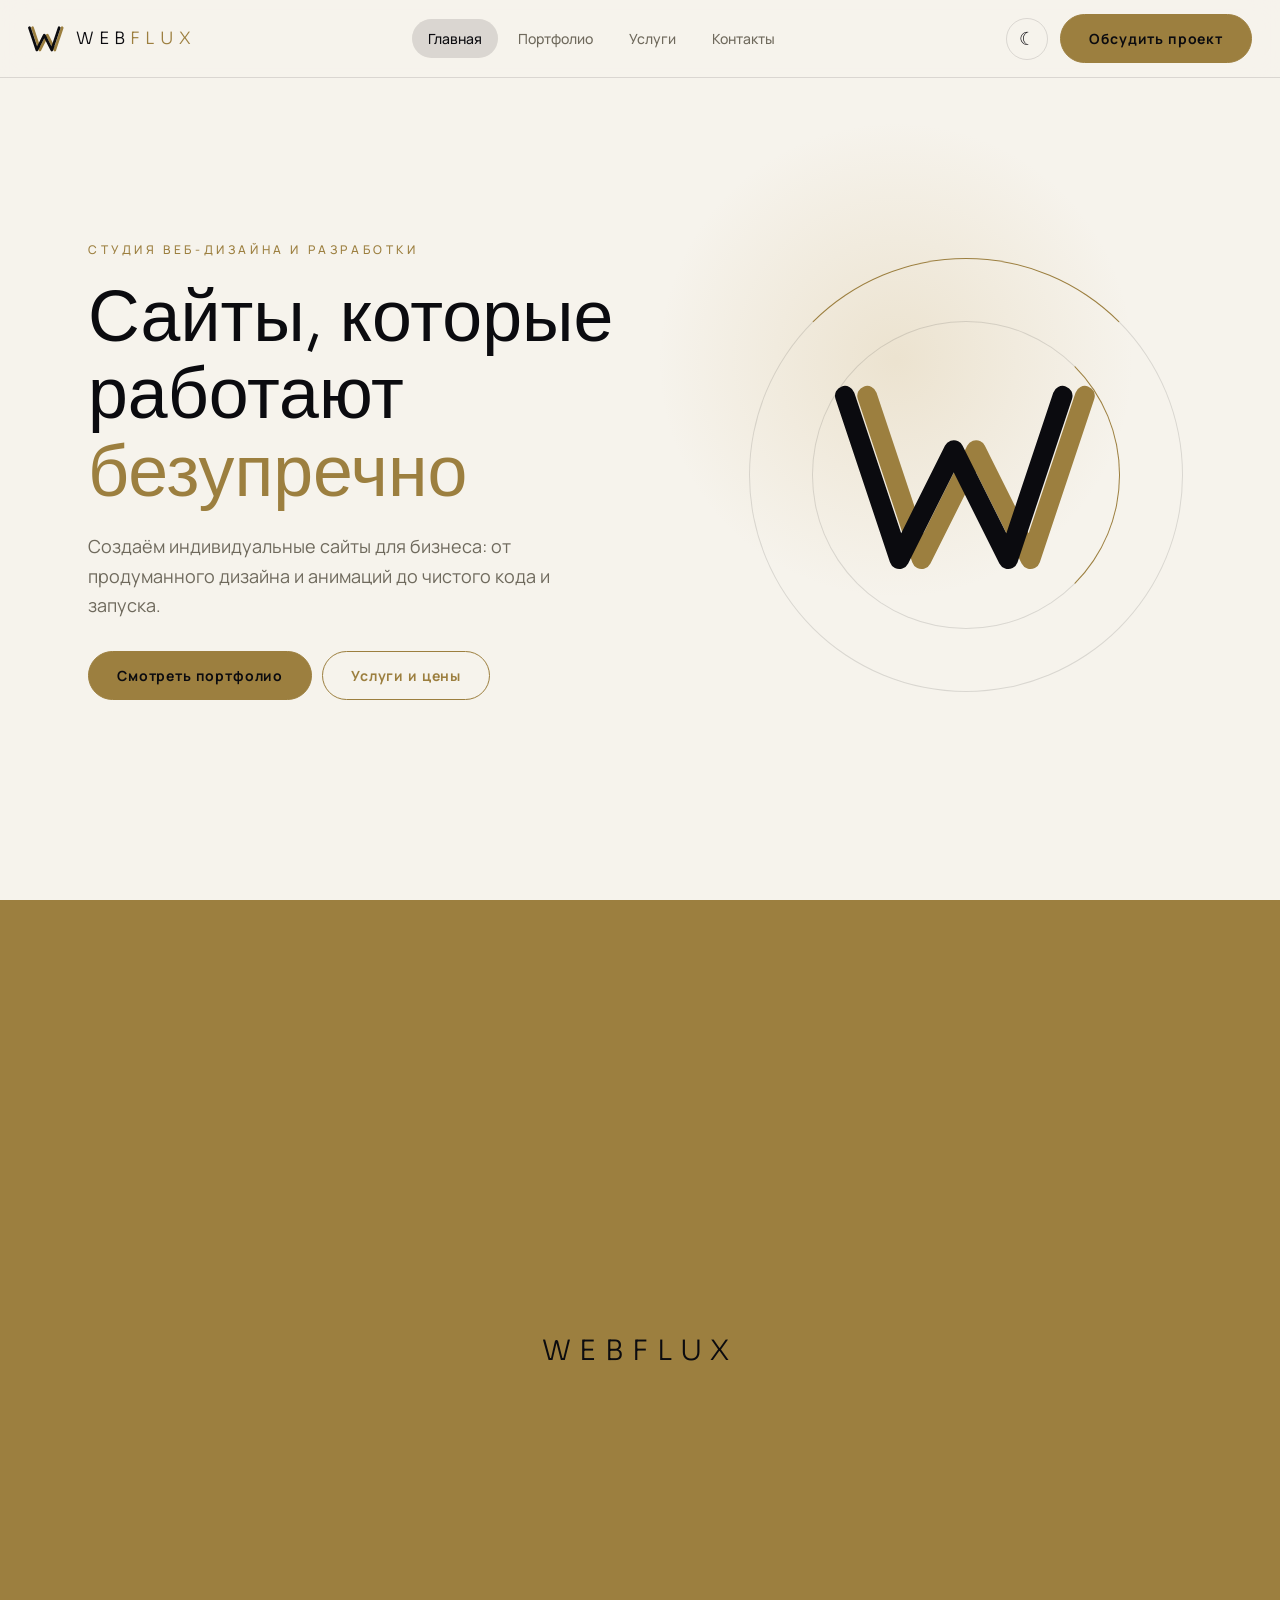
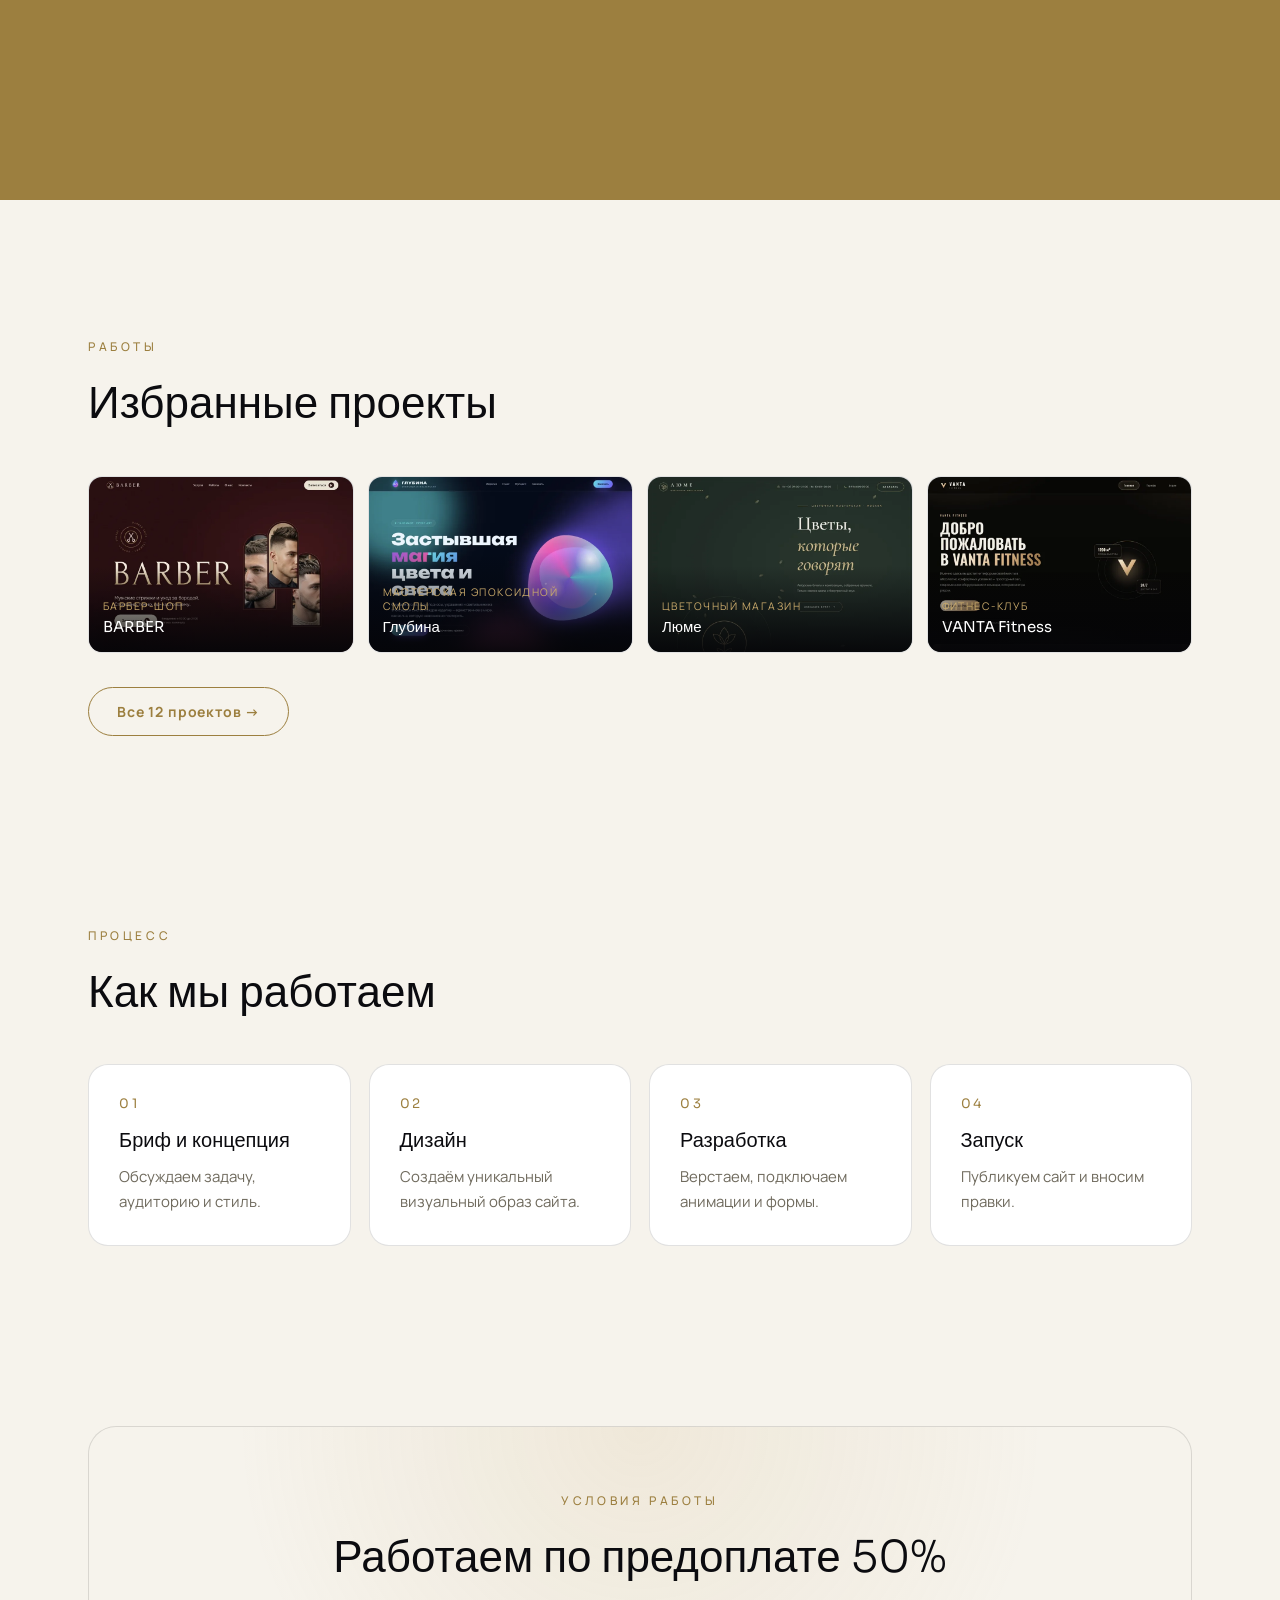
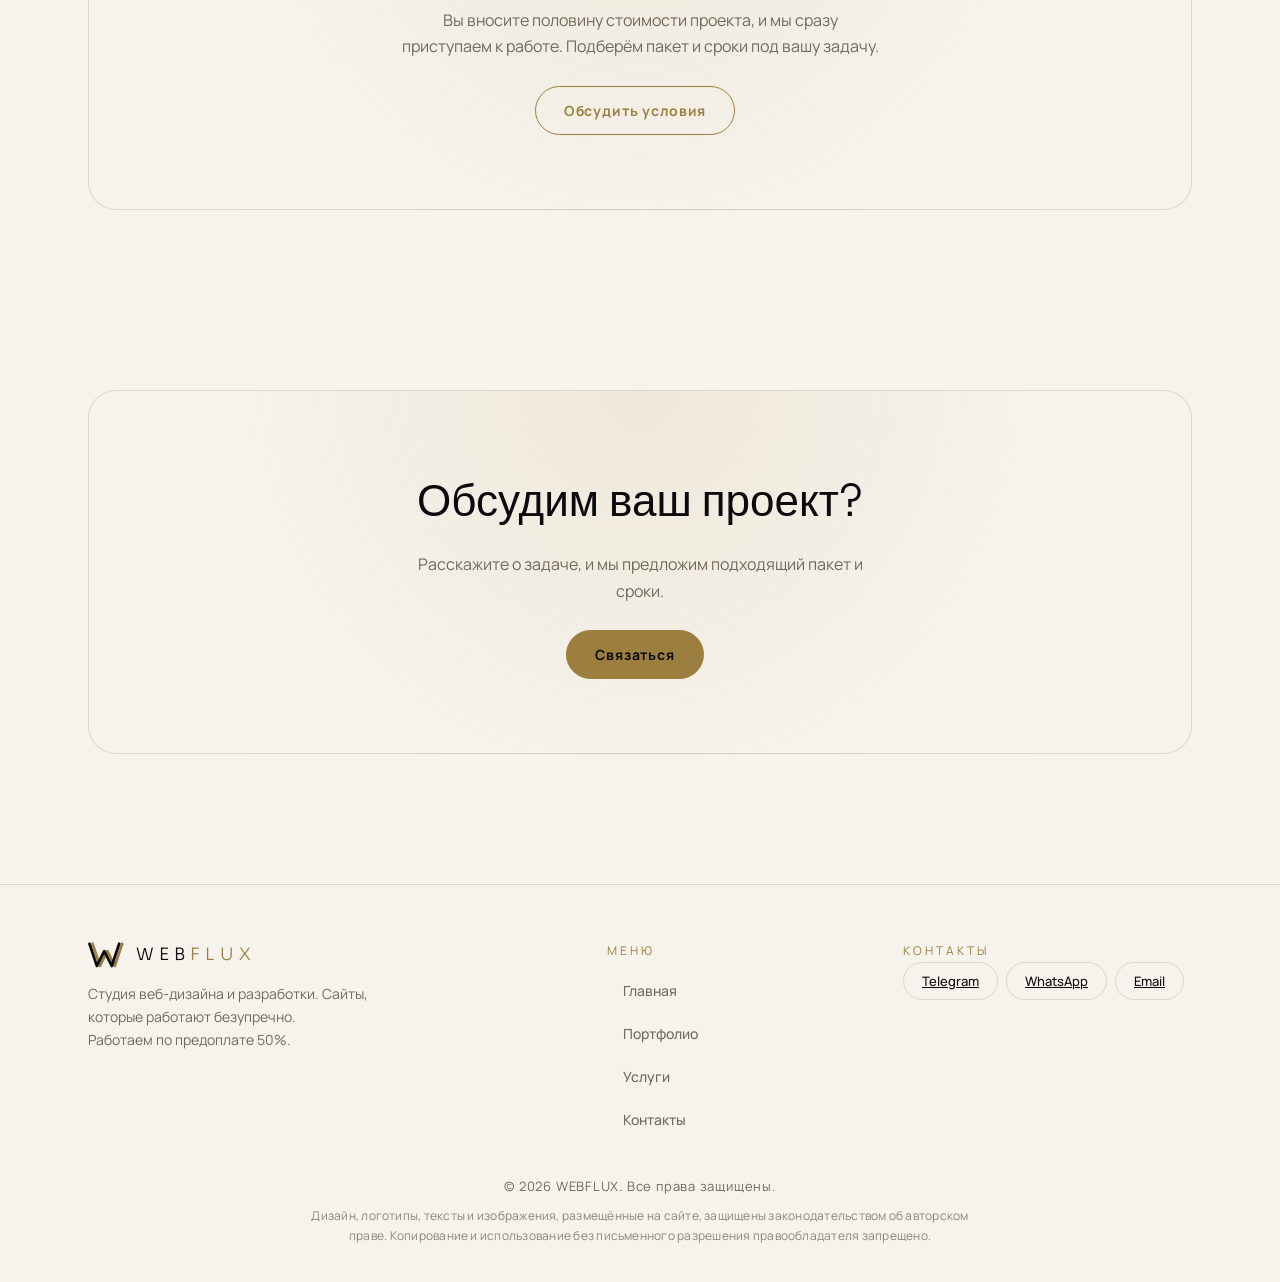
<file: index.html>
<!DOCTYPE html>
<html lang="ru"><head><meta charset="utf-8">
<meta name="viewport" content="width=device-width, initial-scale=1, viewport-fit=cover">
<title>WEBFLUX — студия веб-дизайна и разработки сайтов</title>
<meta name="description" content="WEBFLUX — студия веб-дизайна и разработки: индивидуальные сайты для бизнеса с анимациями и адаптацией под мобильные. Пакеты от 15 000 ₽, предоплата 50%.">
<link rel="canonical" href="https://tonytest180.github.io/webflux/">
<meta name="robots" content="index, follow, max-image-preview:large">
<meta name="theme-color" content="#0B0B0F">
<!-- ===== ПРОВЕРОЧНЫЕ КОДЫ: раскомментируйте строку и вставьте свой код вместо текста в content ===== -->
<!-- <meta name="google-site-verification" content="ВАШ_КОД_GOOGLE_SEARCH_CONSOLE"> -->
<!-- <meta name="yandex-verification" content="ВАШ_КОД_ЯНДЕКС_ВЕБМАСТЕР"> -->
<meta name="google-site-verification" content="PAHn3MaS_RYGCUPiN0k044RITCRIHitEqmN4FyCimmo" />  
<meta property="og:type" content="website"><meta property="og:site_name" content="WEBFLUX"><meta property="og:locale" content="ru_RU">
<meta property="og:title" content="WEBFLUX — студия веб-дизайна и разработки сайтов"><meta property="og:description" content="WEBFLUX — студия веб-дизайна и разработки: индивидуальные сайты для бизнеса с анимациями и адаптацией под мобильные. Пакеты от 15 000 ₽, предоплата 50%."><meta property="og:url" content="https://tonytest180.github.io/webflux/">
<meta property="og:image" content="https://tonytest180.github.io/webflux/assets/img/og-image.jpg"><meta property="og:image:width" content="1200"><meta property="og:image:height" content="630"><meta property="og:image:alt" content="WEBFLUX — Сайты, которые работают безупречно">
<meta name="twitter:card" content="summary_large_image"><meta name="twitter:title" content="WEBFLUX — студия веб-дизайна и разработки сайтов"><meta name="twitter:description" content="WEBFLUX — студия веб-дизайна и разработки: индивидуальные сайты для бизнеса с анимациями и адаптацией под мобильные. Пакеты от 15 000 ₽, предоплата 50%."><meta name="twitter:image" content="https://tonytest180.github.io/webflux/assets/img/og-image.jpg">
<link rel="alternate" hreflang="ru" href="https://tonytest180.github.io/webflux/"><link rel="alternate" hreflang="x-default" href="https://tonytest180.github.io/webflux/">
<link rel="icon" href="assets/icons/favicon.svg" type="image/svg+xml"><link rel="icon" href="assets/icons/favicon-32.png" sizes="32x32" type="image/png">
<link rel="apple-touch-icon" href="assets/icons/apple-touch-icon.png"><link rel="manifest" href="site.webmanifest">
<link rel="preconnect" href="https://fonts.googleapis.com"><link rel="preconnect" href="https://fonts.gstatic.com" crossorigin>
<link href="https://fonts.googleapis.com/css2?family=Sora:wght@300;400;600&family=Manrope:wght@400;500;700&display=swap" rel="stylesheet">
<script>try{var t=localStorage.getItem('wf-theme');if(t)document.documentElement.dataset.theme=t;if(sessionStorage.getItem('wfnav'))document.documentElement.classList.add('nv')}catch(e){}</script>
<link rel="stylesheet" href="assets/css/style.css">
<noscript><style>.rv{opacity:1!important;transform:none!important}.veil{display:none}</style></noscript>
<script type="application/ld+json">{"@context":"https://schema.org","@graph":[{"@type":"Organization","@id":"https://tonytest180.github.io/webflux/#org","name":"WEBFLUX","url":"https://tonytest180.github.io/webflux/","logo":"https://tonytest180.github.io/webflux/assets/icons/icon-512.png","email":"webflux.official.01@gmail.com","sameAs":["https://t.me/webflux_official"],"description":"Студия веб-дизайна и разработки сайтов"},{"@type":"WebSite","@id":"https://tonytest180.github.io/webflux/#website","url":"https://tonytest180.github.io/webflux/","name":"WEBFLUX","inLanguage":"ru","publisher":{"@id":"https://tonytest180.github.io/webflux/#org"}}]}</script>
</head>
<body data-page="home">
<a class="skip" href="#main">Перейти к содержимому</a>
<svg width="0" height="0" style="position:absolute" aria-hidden="true"><symbol id="mk" viewBox="0 0 106 80"><g fill="none" stroke-linecap="round" stroke-linejoin="round" stroke-width="8"><path class="m2" d="M13 8L35 74L57 30L79 74L101 8"/><path class="m1" d="M4 8L26 74L48 30L70 74L92 8"/></g></symbol></svg>
<div class="veil" id="veil"><div class="wm">WEB<i>FLUX</i></div></div>
<header><a class="logo" href="./"><svg width="36" height="27"><use href="#mk"/></svg><span class="wm">WEB<i>FLUX</i></span></a>
<nav><a href="./" class="on" aria-current="page">Главная</a><a href="portfolio/">Портфолио</a><a href="services/">Услуги</a><a href="contacts/">Контакты</a></nav>
<div class="hr"><button class="tg" id="tg" aria-label="Сменить тему"></button><a class="btn b1" href="contacts/" style="margin:0">Обсудить проект</a><button class="bg" id="bg" aria-label="Меню" aria-expanded="false"><span></span><span></span></button></div></header>
<main id="main" class="page on">
<div class="hero" id="hero"><div class="wrap"><div>
<div class="eyebrow rv">Студия веб-дизайна и разработки</div>
<h1 class="rv">Сайты, которые работают <em>безупречно</em></h1>
<p class="lead rv">Создаём индивидуальные сайты для бизнеса: от продуманного дизайна и анимаций до чистого кода и запуска.</p>
<div class="rv"><a class="btn b1" href="portfolio/">Смотреть портфолио</a><a class="btn b2" href="services/">Услуги и цены</a></div></div>
<div class="art rv"><div class="ring r1"></div><div class="ring r2"></div>
<svg viewBox="0 0 106 80" fill="none" stroke-width="8" stroke-linecap="round" stroke-linejoin="round"><path class="dr m2" pathLength="1" d="M13 8L35 74L57 30L79 74L101 8"/><path class="dr m1" pathLength="1" d="M4 8L26 74L48 30L70 74L92 8"/></svg></div></div></div>
<div class="mq" aria-hidden="true"><div>Интернет-магазины ✦ Лэндинги ✦ Сайты-визитки ✦ Корпоративные сайты ✦ Дизайн ✦ Анимации ✦ Интернет-магазины ✦ Лэндинги ✦ Сайты-визитки ✦ Корпоративные сайты ✦ Дизайн ✦ Анимации ✦ </div></div>
<section class="stats"><div class="wrap"><div class="rv"><b>12</b><span>проектов в портфолио</span></div><div class="rv"><b>3</b><span>пакета веб-разработки</span></div><div class="rv"><b>от 15 000 ₽</b><span>стоимость запуска сайта</span></div><div class="rv"><b>50%</b><span>предоплата, и мы приступаем к работе</span></div></div></section>
<section><div class="wrap"><div class="eyebrow rv">Почему WEBFLUX</div><h2 class="rv">Дизайн и разработка в одних руках</h2>
<div class="g3"><div class="card rv"><div class="n">01</div><h3>Индивидуальный дизайн</h3><p>Каждый сайт рисуем под бизнес и аудиторию клиента, без шаблонов.</p></div>
<div class="card rv"><div class="n">02</div><h3>Анимации и интерактив</h3><p>Плавные переходы и живые элементы, которые удерживают внимание и ведут к заявке.</p></div>
<div class="card rv"><div class="n">03</div><h3>Запуск и поддержка</h3><p>Публикуем сайт и остаёмся рядом: обновляем контент и дорабатываем проект.</p></div></div></div></section>
<section><div class="wrap"><div class="eyebrow rv">Работы</div><h2 class="rv">Избранные проекты</h2><div class="mini" id="mini"><a class="tile rv" href="https://tonytest180.github.io/barbershop/" target="_blank" rel="noopener"><img src="assets/img/site-barber.webp" width="900" height="600" loading="lazy" decoding="async" alt="Сайт: Барбер-шоп BARBER — работа студии WEBFLUX"><div class="cap"><div><small>Барбер-шоп</small><b>BARBER</b></div><span>↗</span></div></a><a class="tile rv" href="https://tonytest180.github.io/glubina/" target="_blank" rel="noopener"><img src="assets/img/site-glubina-epoxy.webp" width="900" height="600" loading="lazy" decoding="async" alt="Сайт: Мастерская эпоксидной смолы Глубина — работа студии WEBFLUX"><div class="cap"><div><small>Мастерская эпоксидной смолы</small><b>Глубина</b></div><span>↗</span></div></a><a class="tile rv" href="https://tonytest180.github.io/flowers-lume/" target="_blank" rel="noopener"><img src="assets/img/site-lume-flowers.webp" width="900" height="600" loading="lazy" decoding="async" alt="Сайт: Цветочный магазин Люме — работа студии WEBFLUX"><div class="cap"><div><small>Цветочный магазин</small><b>Люме</b></div><span>↗</span></div></a><a class="tile rv" href="https://tonytest180.github.io/testsite/" target="_blank" rel="noopener"><img src="assets/img/site-vanta-fitness.webp" width="900" height="600" loading="lazy" decoding="async" alt="Сайт: Фитнес-клуб VANTA Fitness — работа студии WEBFLUX"><div class="cap"><div><small>Фитнес-клуб</small><b>VANTA Fitness</b></div><span>↗</span></div></a></div><a class="btn b2 rv" href="portfolio/">Все 12 проектов →</a></div></section>
<section><div class="wrap"><div class="eyebrow rv">Процесс</div><h2 class="rv">Как мы работаем</h2>
<div class="g3"><div class="card rv"><div class="n">01</div><h3>Бриф и концепция</h3><p>Обсуждаем задачу, аудиторию и стиль.</p></div><div class="card rv"><div class="n">02</div><h3>Дизайн</h3><p>Создаём уникальный визуальный образ сайта.</p></div><div class="card rv"><div class="n">03</div><h3>Разработка</h3><p>Верстаем, подключаем анимации и формы.</p></div><div class="card rv"><div class="n">04</div><h3>Запуск</h3><p>Публикуем сайт и вносим правки.</p></div></div></div></section>
<section><div class="wrap"><div class="cta rv"><div class="eyebrow">Условия работы</div><h2>Работаем по предоплате 50%</h2><p>Вы вносите половину стоимости проекта, и мы сразу приступаем к работе. Подберём пакет и сроки под вашу задачу.</p><a class="btn b2" href="contacts/">Обсудить условия</a></div></div></section>
<section><div class="wrap"><div class="cta rv"><h2>Обсудим ваш проект?</h2><p>Расскажите о задаче, и мы предложим подходящий пакет и сроки.</p><a class="btn b1" href="contacts/">Связаться</a></div></div></section>
</main>
<footer><div class="wrap"><div class="fg"><div><a class="logo" href="./"><svg width="36" height="27"><use href="#mk"/></svg><span class="wm">WEB<i>FLUX</i></span></a><p>Студия веб-дизайна и разработки. Сайты, которые работают безупречно.<br>Работаем по предоплате 50%.</p></div>
<nav class="fn"><div class="fh">МЕНЮ</div><a href="./">Главная</a><a href="portfolio/">Портфолио</a><a href="services/">Услуги</a><a href="contacts/">Контакты</a></nav>
<div><div class="fh">КОНТАКТЫ</div><a class="pill" href="https://t.me/webflux_official" target="_blank" rel="noopener">Telegram</a><a class="pill" href="contacts/">WhatsApp</a><a class="pill" href="mailto:webflux.official.01@gmail.com">Email</a></div></div>
<div class="cp">© 2026 WEBFLUX. Все права защищены.<span>Дизайн, логотипы, тексты и изображения, размещённые на сайте, защищены законодательством об авторском праве. Копирование и использование без письменного разрешения правообладателя запрещено.</span></div></div></footer>
<div class="lb" id="lb"><button class="x" aria-label="Закрыть">✕</button><button class="lb-n" data-n="-1" aria-label="Назад">←</button><img id="lbi" alt=""><p id="lbc"></p><button class="lb-n" data-n="1" aria-label="Вперёд">→</button></div>
<script src="assets/js/main.js" defer></script>
</body></html>
</file>
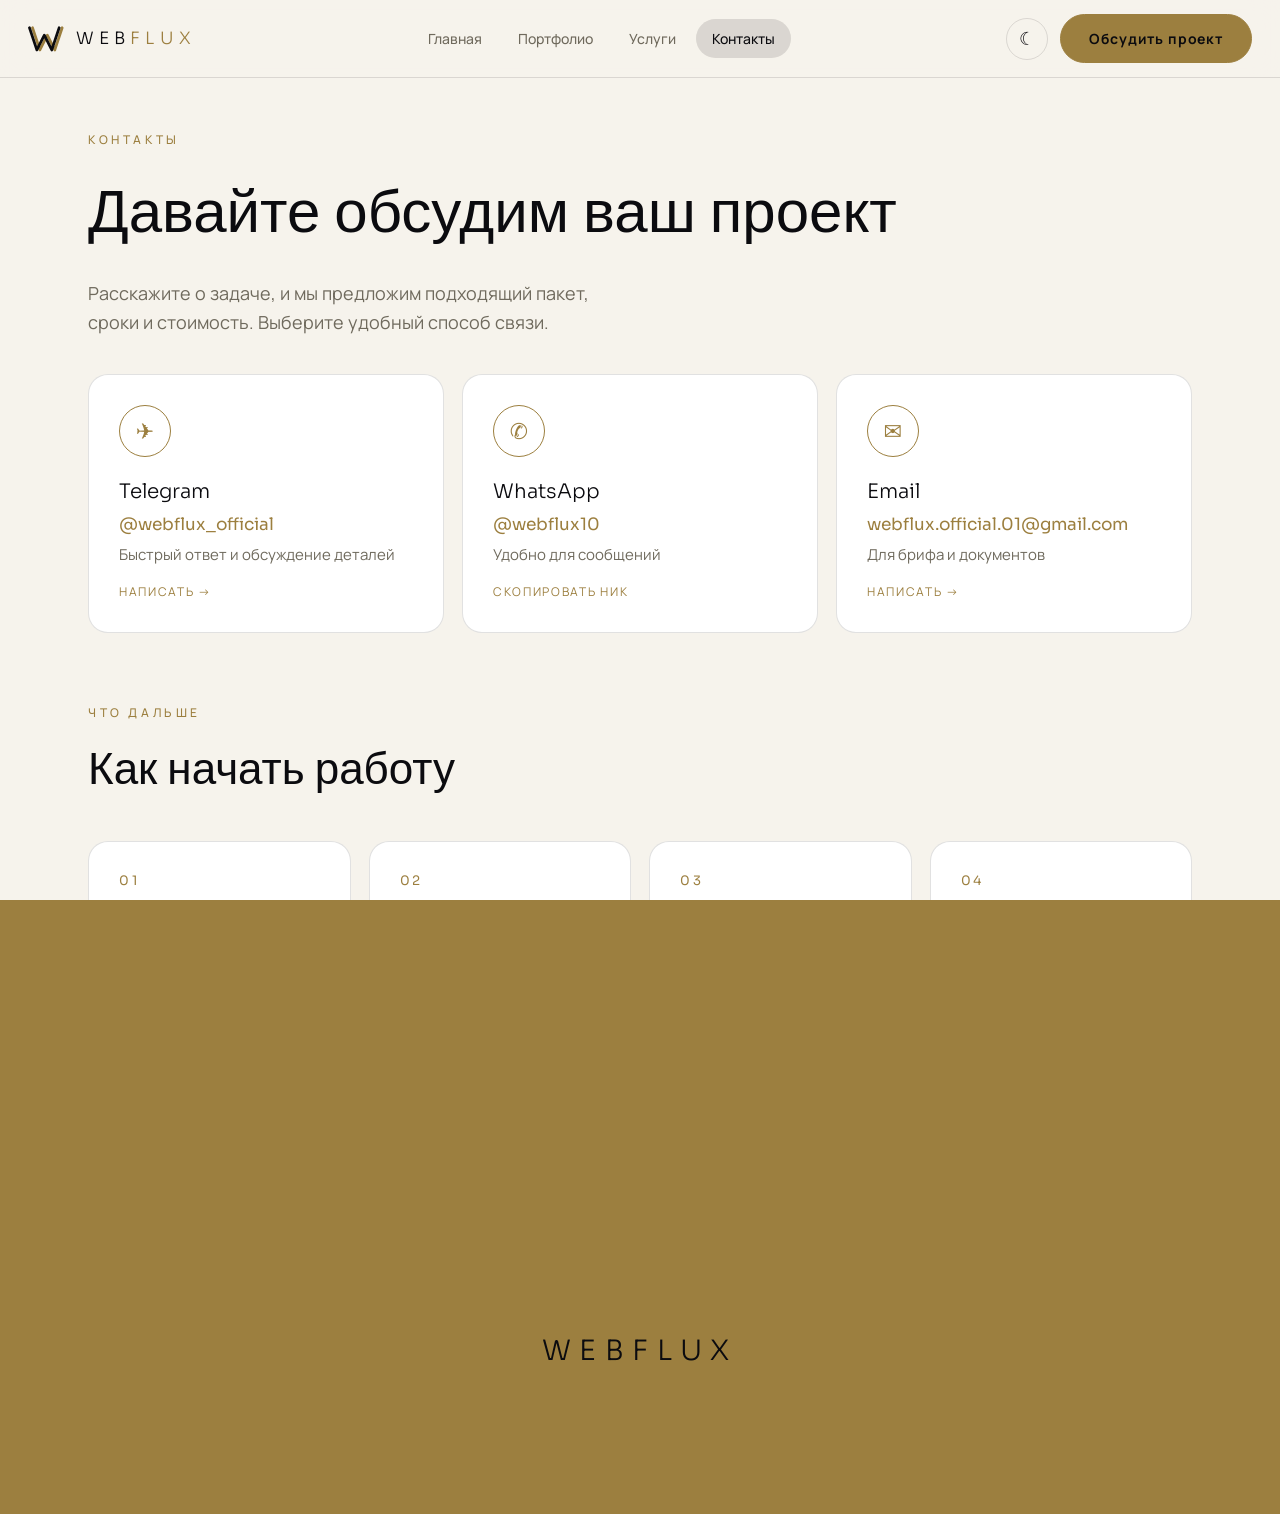
<file: contacts/index.html>
<!DOCTYPE html>
<html lang="ru"><head><meta charset="utf-8">
<meta name="viewport" content="width=device-width, initial-scale=1, viewport-fit=cover">
<title>Контакты — обсудить проект | WEBFLUX</title>
<meta name="description" content="Свяжитесь со студией WEBFLUX: Telegram @webflux_official, WhatsApp @webflux10 и email webflux.official.01@gmail.com. Расскажите о задаче — предложим пакет, сроки и стоимость.">
<link rel="canonical" href="https://tonytest180.github.io/webflux/contacts/">
<meta name="robots" content="index, follow, max-image-preview:large">
<meta name="theme-color" content="#0B0B0F">
<!-- ===== ПРОВЕРОЧНЫЕ КОДЫ: раскомментируйте строку и вставьте свой код вместо текста в content ===== -->
<!-- <meta name="google-site-verification" content="ВАШ_КОД_GOOGLE_SEARCH_CONSOLE"> -->
<!-- <meta name="yandex-verification" content="ВАШ_КОД_ЯНДЕКС_ВЕБМАСТЕР"> -->
<meta property="og:type" content="website"><meta property="og:site_name" content="WEBFLUX"><meta property="og:locale" content="ru_RU">
<meta property="og:title" content="Контакты — обсудить проект | WEBFLUX"><meta property="og:description" content="Свяжитесь со студией WEBFLUX: Telegram @webflux_official, WhatsApp @webflux10 и email webflux.official.01@gmail.com. Расскажите о задаче — предложим пакет, сроки и стоимость."><meta property="og:url" content="https://tonytest180.github.io/webflux/contacts/">
<meta property="og:image" content="https://tonytest180.github.io/webflux/assets/img/og-image.jpg"><meta property="og:image:width" content="1200"><meta property="og:image:height" content="630"><meta property="og:image:alt" content="WEBFLUX — Сайты, которые работают безупречно">
<meta name="twitter:card" content="summary_large_image"><meta name="twitter:title" content="Контакты — обсудить проект | WEBFLUX"><meta name="twitter:description" content="Свяжитесь со студией WEBFLUX: Telegram @webflux_official, WhatsApp @webflux10 и email webflux.official.01@gmail.com. Расскажите о задаче — предложим пакет, сроки и стоимость."><meta name="twitter:image" content="https://tonytest180.github.io/webflux/assets/img/og-image.jpg">
<link rel="alternate" hreflang="ru" href="https://tonytest180.github.io/webflux/contacts/"><link rel="alternate" hreflang="x-default" href="https://tonytest180.github.io/webflux/contacts/">
<link rel="icon" href="../assets/icons/favicon.svg" type="image/svg+xml"><link rel="icon" href="../assets/icons/favicon-32.png" sizes="32x32" type="image/png">
<link rel="apple-touch-icon" href="../assets/icons/apple-touch-icon.png"><link rel="manifest" href="../site.webmanifest">
<link rel="preconnect" href="https://fonts.googleapis.com"><link rel="preconnect" href="https://fonts.gstatic.com" crossorigin>
<link href="https://fonts.googleapis.com/css2?family=Sora:wght@300;400;600&family=Manrope:wght@400;500;700&display=swap" rel="stylesheet">
<script>try{var t=localStorage.getItem('wf-theme');if(t)document.documentElement.dataset.theme=t;if(sessionStorage.getItem('wfnav'))document.documentElement.classList.add('nv')}catch(e){}</script>
<link rel="stylesheet" href="../assets/css/style.css">
<noscript><style>.rv{opacity:1!important;transform:none!important}.veil{display:none}</style></noscript>
<script type="application/ld+json">{"@context":"https://schema.org","@graph":[{"@type":"BreadcrumbList","itemListElement":[{"@type":"ListItem","position":1,"name":"Главная","item":"https://tonytest180.github.io/webflux/"},{"@type":"ListItem","position":2,"name":"Контакты","item":"https://tonytest180.github.io/webflux/contacts/"}]}]}</script>
</head>
<body data-page="contacts">
<a class="skip" href="#main">Перейти к содержимому</a>
<svg width="0" height="0" style="position:absolute" aria-hidden="true"><symbol id="mk" viewBox="0 0 106 80"><g fill="none" stroke-linecap="round" stroke-linejoin="round" stroke-width="8"><path class="m2" d="M13 8L35 74L57 30L79 74L101 8"/><path class="m1" d="M4 8L26 74L48 30L70 74L92 8"/></g></symbol></svg>
<div class="veil" id="veil"><div class="wm">WEB<i>FLUX</i></div></div>
<header><a class="logo" href="../"><svg width="36" height="27"><use href="#mk"/></svg><span class="wm">WEB<i>FLUX</i></span></a>
<nav><a href="../">Главная</a><a href="../portfolio/">Портфолио</a><a href="../services/">Услуги</a><a href="../contacts/" class="on" aria-current="page">Контакты</a></nav>
<div class="hr"><button class="tg" id="tg" aria-label="Сменить тему"></button><a class="btn b1" href="../contacts/" style="margin:0">Обсудить проект</a><button class="bg" id="bg" aria-label="Меню" aria-expanded="false"><span></span><span></span></button></div></header>
<main id="main" class="page on"><div class="wrap sv"><div class="eyebrow rv">Контакты</div><h1 class="rv">Давайте обсудим ваш проект</h1>
<p class="lead rv">Расскажите о задаче, и мы предложим подходящий пакет, сроки и стоимость. Выберите удобный способ связи.</p>
<div class="g3" id="ct" style="margin-top:36px"><a class="card ct rv" href="https://t.me/webflux_official" target="_blank" rel="noopener"><div class="ic">✈</div><h3>Telegram</h3><div class="hd2">@webflux_official</div><p>Быстрый ответ и обсуждение деталей</p><small>Написать →</small></a><button type="button" class="card ct rv" data-copy="@webflux10"><div class="ic">✆</div><h3>WhatsApp</h3><div class="hd2">@webflux10</div><p>Удобно для сообщений</p><small>Скопировать ник</small></button><a class="card ct rv" href="mailto:webflux.official.01@gmail.com"><div class="ic">✉</div><h3>Email</h3><div class="hd2">webflux.official.01@gmail.com</div><p>Для брифа и документов</p><small>Написать →</small></a></div>
<section style="padding:70px 0 20px"><div class="eyebrow rv">Что дальше</div><h2 class="rv">Как начать работу</h2><div class="g3"><div class="card rv"><div class="n">01</div><h3>Напишите нам</h3><p>Коротко опишите бизнес и задачу.</p></div><div class="card rv"><div class="n">02</div><h3>Обсудим детали</h3><p>Подберём пакет, определим сроки и стиль.</p></div><div class="card rv"><div class="n">03</div><h3>Получите предложение</h3><p>Согласуем стоимость, сроки и условия.</p></div><div class="card rv"><div class="n">04</div><h3>Предоплата 50%</h3><p>Вы вносите половину стоимости, и мы приступаем к работе.</p></div></div></section></div></main>
<footer><div class="wrap"><div class="fg"><div><a class="logo" href="../"><svg width="36" height="27"><use href="#mk"/></svg><span class="wm">WEB<i>FLUX</i></span></a><p>Студия веб-дизайна и разработки. Сайты, которые работают безупречно.<br>Работаем по предоплате 50%.</p></div>
<nav class="fn"><div class="fh">МЕНЮ</div><a href="../">Главная</a><a href="../portfolio/">Портфолио</a><a href="../services/">Услуги</a><a href="../contacts/">Контакты</a></nav>
<div><div class="fh">КОНТАКТЫ</div><a class="pill" href="https://t.me/webflux_official" target="_blank" rel="noopener">Telegram</a><a class="pill" href="../contacts/">WhatsApp</a><a class="pill" href="mailto:webflux.official.01@gmail.com">Email</a></div></div>
<div class="cp">© 2026 WEBFLUX. Все права защищены.<span>Дизайн, логотипы, тексты и изображения, размещённые на сайте, защищены законодательством об авторском праве. Копирование и использование без письменного разрешения правообладателя запрещено.</span></div></div></footer>
<div class="lb" id="lb"><button class="x" aria-label="Закрыть">✕</button><button class="lb-n" data-n="-1" aria-label="Назад">←</button><img id="lbi" alt=""><p id="lbc"></p><button class="lb-n" data-n="1" aria-label="Вперёд">→</button></div>
<script src="../assets/js/main.js" defer></script>
</body></html>
</file>
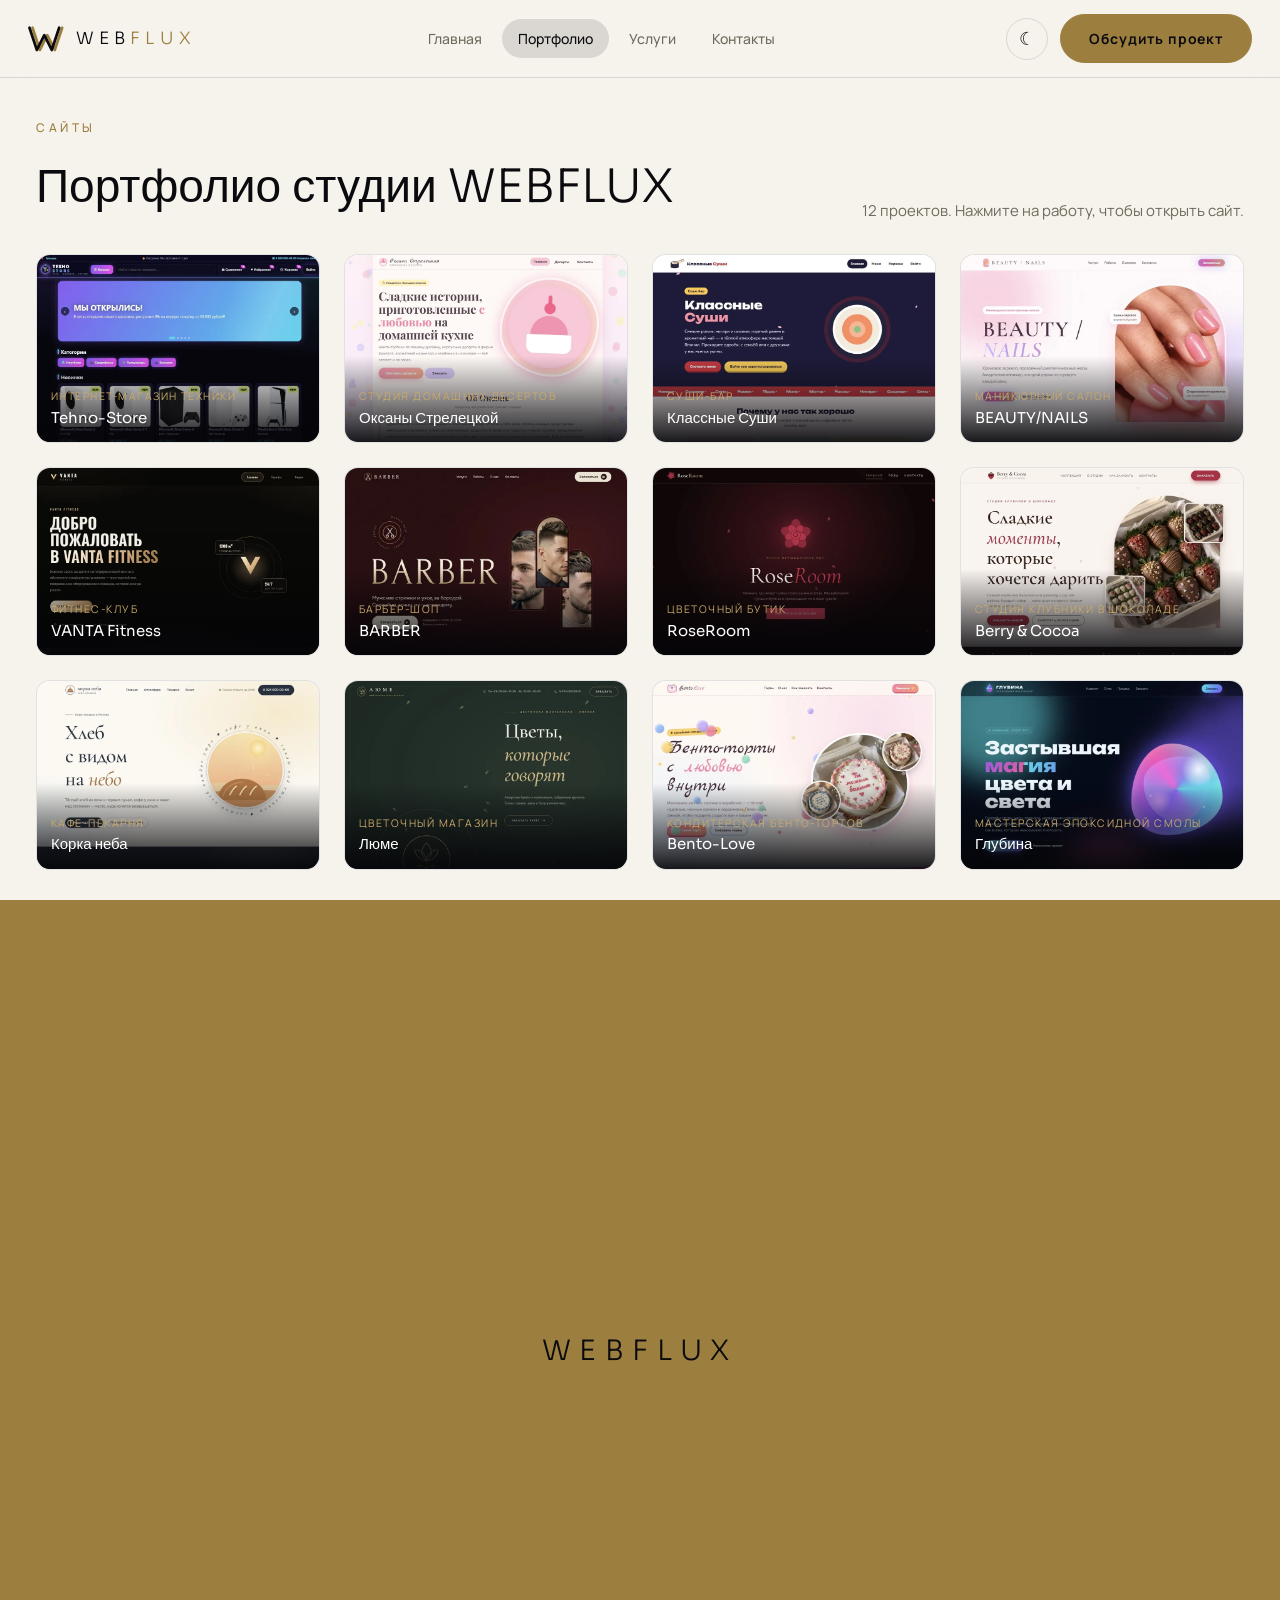
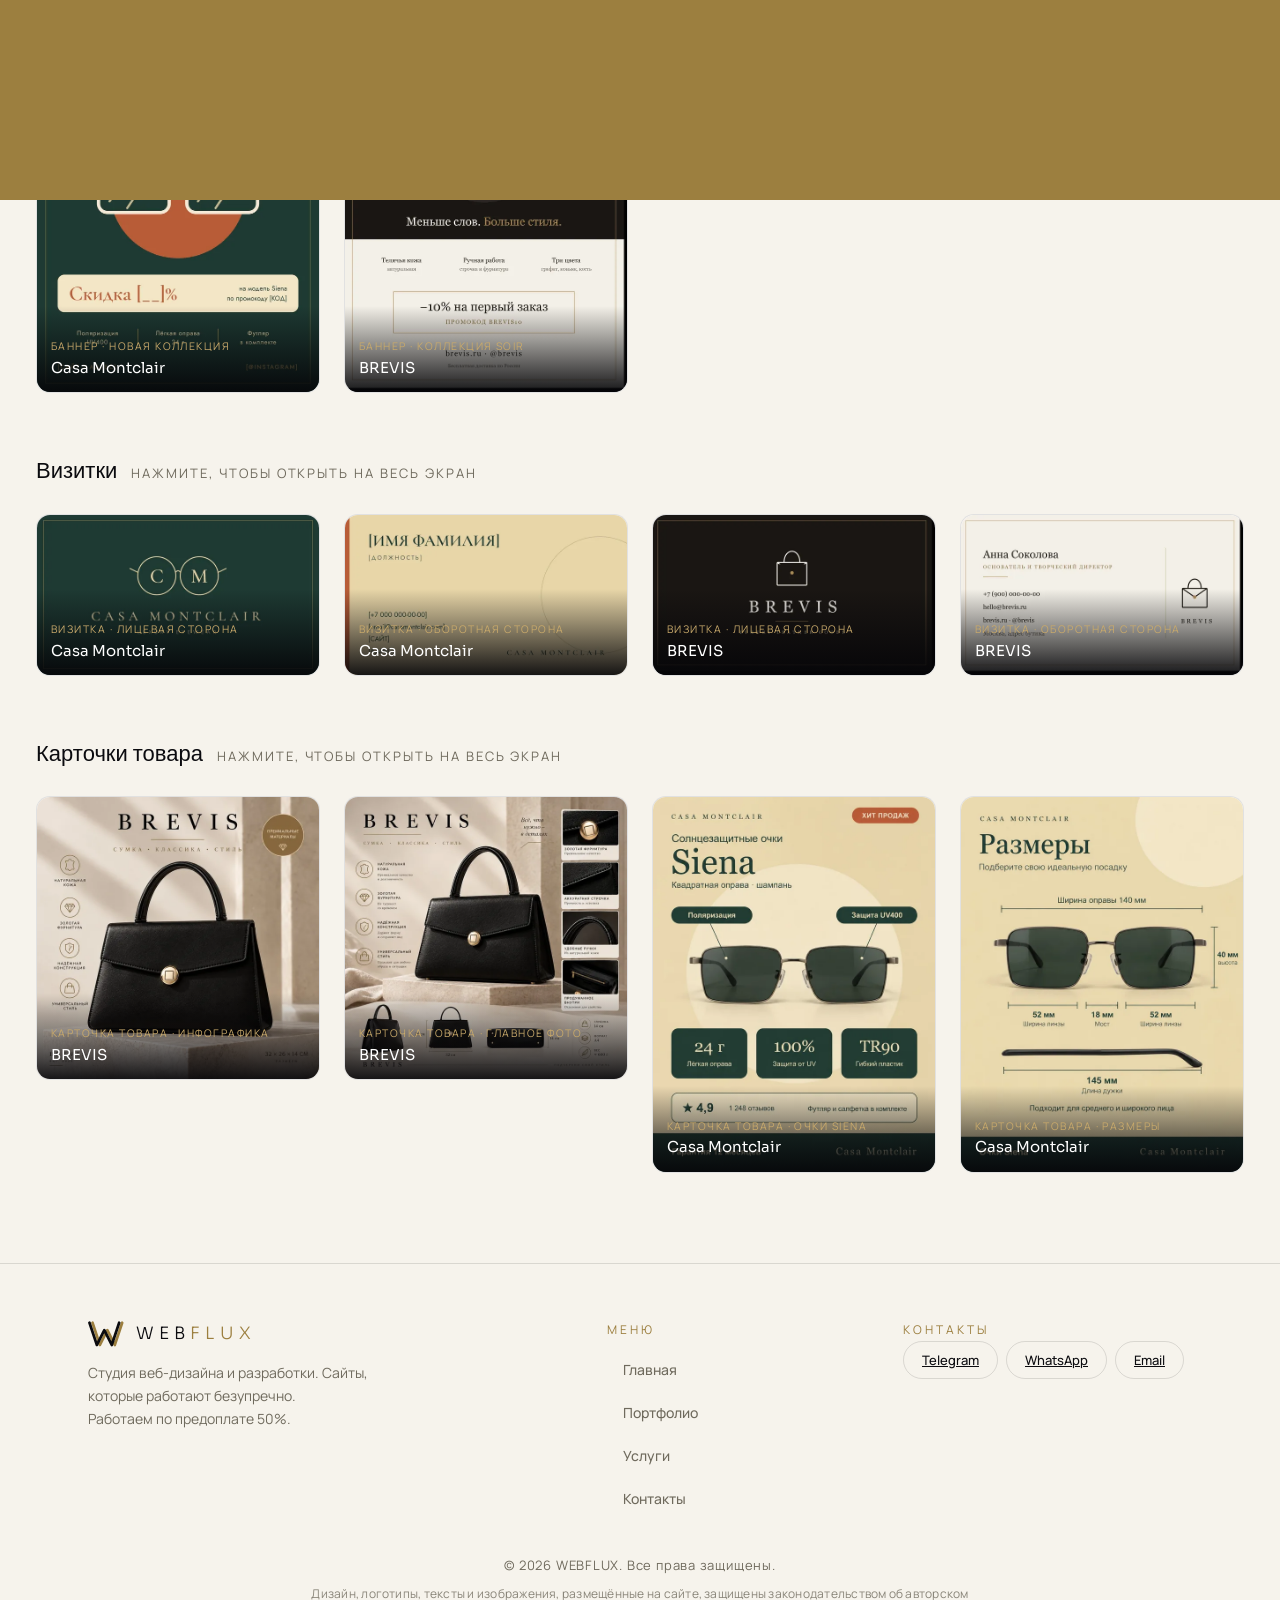
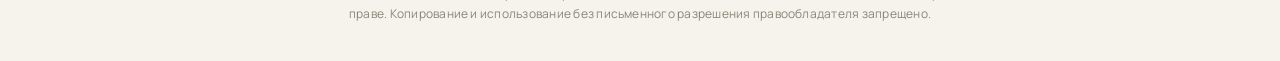
<file: portfolio/index.html>
<!DOCTYPE html>
<html lang="ru"><head><meta charset="utf-8">
<meta name="viewport" content="width=device-width, initial-scale=1, viewport-fit=cover">
<title>Портфолио — сайты, логотипы, баннеры и визитки | WEBFLUX</title>
<meta name="description" content="Портфолио студии WEBFLUX: 12 сайтов для бизнеса, а также логотипы, баннеры, визитки и карточки товара. Посмотрите примеры наших работ.">
<link rel="canonical" href="https://tonytest180.github.io/webflux/portfolio/">
<meta name="robots" content="index, follow, max-image-preview:large">
<meta name="theme-color" content="#0B0B0F">
<!-- ===== ПРОВЕРОЧНЫЕ КОДЫ: раскомментируйте строку и вставьте свой код вместо текста в content ===== -->
<!-- <meta name="google-site-verification" content="ВАШ_КОД_GOOGLE_SEARCH_CONSOLE"> -->
<!-- <meta name="yandex-verification" content="ВАШ_КОД_ЯНДЕКС_ВЕБМАСТЕР"> -->
<meta property="og:type" content="website"><meta property="og:site_name" content="WEBFLUX"><meta property="og:locale" content="ru_RU">
<meta property="og:title" content="Портфолио — сайты, логотипы, баннеры и визитки | WEBFLUX"><meta property="og:description" content="Портфолио студии WEBFLUX: 12 сайтов для бизнеса, а также логотипы, баннеры, визитки и карточки товара. Посмотрите примеры наших работ."><meta property="og:url" content="https://tonytest180.github.io/webflux/portfolio/">
<meta property="og:image" content="https://tonytest180.github.io/webflux/assets/img/og-image.jpg"><meta property="og:image:width" content="1200"><meta property="og:image:height" content="630"><meta property="og:image:alt" content="WEBFLUX — Сайты, которые работают безупречно">
<meta name="twitter:card" content="summary_large_image"><meta name="twitter:title" content="Портфолио — сайты, логотипы, баннеры и визитки | WEBFLUX"><meta name="twitter:description" content="Портфолио студии WEBFLUX: 12 сайтов для бизнеса, а также логотипы, баннеры, визитки и карточки товара. Посмотрите примеры наших работ."><meta name="twitter:image" content="https://tonytest180.github.io/webflux/assets/img/og-image.jpg">
<link rel="alternate" hreflang="ru" href="https://tonytest180.github.io/webflux/portfolio/"><link rel="alternate" hreflang="x-default" href="https://tonytest180.github.io/webflux/portfolio/">
<link rel="icon" href="../assets/icons/favicon.svg" type="image/svg+xml"><link rel="icon" href="../assets/icons/favicon-32.png" sizes="32x32" type="image/png">
<link rel="apple-touch-icon" href="../assets/icons/apple-touch-icon.png"><link rel="manifest" href="../site.webmanifest">
<link rel="preconnect" href="https://fonts.googleapis.com"><link rel="preconnect" href="https://fonts.gstatic.com" crossorigin>
<link href="https://fonts.googleapis.com/css2?family=Sora:wght@300;400;600&family=Manrope:wght@400;500;700&display=swap" rel="stylesheet">
<script>try{var t=localStorage.getItem('wf-theme');if(t)document.documentElement.dataset.theme=t;if(sessionStorage.getItem('wfnav'))document.documentElement.classList.add('nv')}catch(e){}</script>
<link rel="stylesheet" href="../assets/css/style.css">
<noscript><style>.rv{opacity:1!important;transform:none!important}.veil{display:none}</style></noscript>
<script type="application/ld+json">{"@context":"https://schema.org","@graph":[{"@type":"BreadcrumbList","itemListElement":[{"@type":"ListItem","position":1,"name":"Главная","item":"https://tonytest180.github.io/webflux/"},{"@type":"ListItem","position":2,"name":"Портфолио","item":"https://tonytest180.github.io/webflux/portfolio/"}]},{"@type":"ItemList","name":"Сайты студии WEBFLUX","itemListElement":[{"@type":"ListItem","position":1,"name":"Tehno-Store — Интернет-магазин техники","url":"https://tonytest180.github.io/Tehno-store/"},{"@type":"ListItem","position":2,"name":"Оксаны Стрелецкой — Студия домашних десертов","url":"https://tonytest180.github.io/oksana-sweet/"},{"@type":"ListItem","position":3,"name":"Классные Суши — Суши-бар","url":"https://tonytest180.github.io/sushi-bar/"},{"@type":"ListItem","position":4,"name":"BEAUTY/NAILS — Маникюрный салон","url":"https://tonytest180.github.io/beaute-neils/"},{"@type":"ListItem","position":5,"name":"VANTA Fitness — Фитнес-клуб","url":"https://tonytest180.github.io/testsite/"},{"@type":"ListItem","position":6,"name":"BARBER — Барбер-шоп","url":"https://tonytest180.github.io/barbershop/"},{"@type":"ListItem","position":7,"name":"RoseRoom — Цветочный бутик","url":"https://tonytest180.github.io/roseroom/"},{"@type":"ListItem","position":8,"name":"Berry & Cocoa — Студия клубники в шоколаде","url":"https://tonytest180.github.io/berry-cocoa/"},{"@type":"ListItem","position":9,"name":"Корка неба — Кафе-пекарня","url":"https://tonytest180.github.io/korka-neba/"},{"@type":"ListItem","position":10,"name":"Люме — Цветочный магазин","url":"https://tonytest180.github.io/flowers-lume/"},{"@type":"ListItem","position":11,"name":"Bento-Love — Кондитерская бенто-тортов","url":"https://tonytest180.github.io/bento-love/"},{"@type":"ListItem","position":12,"name":"Глубина — Мастерская эпоксидной смолы","url":"https://tonytest180.github.io/glubina/"}]}]}</script>
</head>
<body data-page="portfolio">
<a class="skip" href="#main">Перейти к содержимому</a>
<svg width="0" height="0" style="position:absolute" aria-hidden="true"><symbol id="mk" viewBox="0 0 106 80"><g fill="none" stroke-linecap="round" stroke-linejoin="round" stroke-width="8"><path class="m2" d="M13 8L35 74L57 30L79 74L101 8"/><path class="m1" d="M4 8L26 74L48 30L70 74L92 8"/></g></symbol></svg>
<div class="veil" id="veil"><div class="wm">WEB<i>FLUX</i></div></div>
<header><a class="logo" href="../"><svg width="36" height="27"><use href="#mk"/></svg><span class="wm">WEB<i>FLUX</i></span></a>
<nav><a href="../">Главная</a><a href="../portfolio/" class="on" aria-current="page">Портфолио</a><a href="../services/">Услуги</a><a href="../contacts/">Контакты</a></nav>
<div class="hr"><button class="tg" id="tg" aria-label="Сменить тему"></button><a class="btn b1" href="../contacts/" style="margin:0">Обсудить проект</a><button class="bg" id="bg" aria-label="Меню" aria-expanded="false"><span></span><span></span></button></div></header>
<main id="main" class="page on"><div class="pf"><div class="hd rv"><div><div class="eyebrow">Сайты</div><h1>Портфолио студии WEBFLUX</h1></div><p>12 проектов. Нажмите на работу, чтобы открыть сайт.</p></div><div class="pg" id="pg"><a class="tile rv" href="https://tonytest180.github.io/Tehno-store/" target="_blank" rel="noopener"><img src="../assets/img/site-tehno-store.webp" width="900" height="600" loading="lazy" decoding="async" alt="Сайт: Интернет-магазин техники Tehno-Store — работа студии WEBFLUX"><div class="cap"><div><small>Интернет-магазин техники</small><b>Tehno-Store</b></div><span>↗</span></div></a><a class="tile rv" href="https://tonytest180.github.io/oksana-sweet/" target="_blank" rel="noopener"><img src="../assets/img/site-oksana-strelezkaya-deserty.webp" width="900" height="600" loading="lazy" decoding="async" alt="Сайт: Студия домашних десертов Оксаны Стрелецкой — работа студии WEBFLUX"><div class="cap"><div><small>Студия домашних десертов</small><b>Оксаны Стрелецкой</b></div><span>↗</span></div></a><a class="tile rv" href="https://tonytest180.github.io/sushi-bar/" target="_blank" rel="noopener"><img src="../assets/img/site-klassnye-sushi.webp" width="900" height="600" loading="lazy" decoding="async" alt="Сайт: Суши-бар Классные Суши — работа студии WEBFLUX"><div class="cap"><div><small>Суши-бар</small><b>Классные Суши</b></div><span>↗</span></div></a><a class="tile rv" href="https://tonytest180.github.io/beaute-neils/" target="_blank" rel="noopener"><img src="../assets/img/site-beauty-nails.webp" width="900" height="600" loading="lazy" decoding="async" alt="Сайт: Маникюрный салон BEAUTY/NAILS — работа студии WEBFLUX"><div class="cap"><div><small>Маникюрный салон</small><b>BEAUTY/NAILS</b></div><span>↗</span></div></a><a class="tile rv" href="https://tonytest180.github.io/testsite/" target="_blank" rel="noopener"><img src="../assets/img/site-vanta-fitness.webp" width="900" height="600" loading="lazy" decoding="async" alt="Сайт: Фитнес-клуб VANTA Fitness — работа студии WEBFLUX"><div class="cap"><div><small>Фитнес-клуб</small><b>VANTA Fitness</b></div><span>↗</span></div></a><a class="tile rv" href="https://tonytest180.github.io/barbershop/" target="_blank" rel="noopener"><img src="../assets/img/site-barber.webp" width="900" height="600" loading="lazy" decoding="async" alt="Сайт: Барбер-шоп BARBER — работа студии WEBFLUX"><div class="cap"><div><small>Барбер-шоп</small><b>BARBER</b></div><span>↗</span></div></a><a class="tile rv" href="https://tonytest180.github.io/roseroom/" target="_blank" rel="noopener"><img src="../assets/img/site-roseroom.webp" width="900" height="600" loading="lazy" decoding="async" alt="Сайт: Цветочный бутик RoseRoom — работа студии WEBFLUX"><div class="cap"><div><small>Цветочный бутик</small><b>RoseRoom</b></div><span>↗</span></div></a><a class="tile rv" href="https://tonytest180.github.io/berry-cocoa/" target="_blank" rel="noopener"><img src="../assets/img/site-berry-cocoa.webp" width="900" height="600" loading="lazy" decoding="async" alt="Сайт: Студия клубники в шоколаде Berry &amp; Cocoa — работа студии WEBFLUX"><div class="cap"><div><small>Студия клубники в шоколаде</small><b>Berry &amp; Cocoa</b></div><span>↗</span></div></a><a class="tile rv" href="https://tonytest180.github.io/korka-neba/" target="_blank" rel="noopener"><img src="../assets/img/site-korka-neba.webp" width="900" height="600" loading="lazy" decoding="async" alt="Сайт: Кафе-пекарня Корка неба — работа студии WEBFLUX"><div class="cap"><div><small>Кафе-пекарня</small><b>Корка неба</b></div><span>↗</span></div></a><a class="tile rv" href="https://tonytest180.github.io/flowers-lume/" target="_blank" rel="noopener"><img src="../assets/img/site-lume-flowers.webp" width="900" height="600" loading="lazy" decoding="async" alt="Сайт: Цветочный магазин Люме — работа студии WEBFLUX"><div class="cap"><div><small>Цветочный магазин</small><b>Люме</b></div><span>↗</span></div></a><a class="tile rv" href="https://tonytest180.github.io/bento-love/" target="_blank" rel="noopener"><img src="../assets/img/site-bento-love.webp" width="900" height="600" loading="lazy" decoding="async" alt="Сайт: Кондитерская бенто-тортов Bento-Love — работа студии WEBFLUX"><div class="cap"><div><small>Кондитерская бенто-тортов</small><b>Bento-Love</b></div><span>↗</span></div></a><a class="tile rv" href="https://tonytest180.github.io/glubina/" target="_blank" rel="noopener"><img src="../assets/img/site-glubina-epoxy.webp" width="900" height="600" loading="lazy" decoding="async" alt="Сайт: Мастерская эпоксидной смолы Глубина — работа студии WEBFLUX"><div class="cap"><div><small>Мастерская эпоксидной смолы</small><b>Глубина</b></div><span>↗</span></div></a></div></div>
<section class="gd"><div class="eyebrow rv">Раздел 02</div><h2 class="rv">Графический дизайн</h2><div class="sh rv"><h3>Логотипы</h3><span>НАЖМИТЕ, ЧТОБЫ ОТКРЫТЬ НА ВЕСЬ ЭКРАН</span></div><div class="lg" id="lg"><button class="tile rv" data-i="0" aria-label="Открыть логотип KAWA" data-full="../assets/img/logo-kawa-sushi-bar.jpg"><img src="../assets/img/logo-kawa-sushi-bar-thumb.webp" width="640" height="640" loading="lazy" decoding="async" alt="Логотип KAWA"><div class="cap"><div><small>Sushi Bar</small><b>KAWA</b></div><span>⤢</span></div></button><button class="tile rv" data-i="1" aria-label="Открыть логотип BREVIS" data-full="../assets/img/logo-brevis.jpg"><img src="../assets/img/logo-brevis-thumb.webp" width="640" height="640" loading="lazy" decoding="async" alt="Логотип BREVIS"><div class="cap"><div><small>Luxury Leather Goods</small><b>BREVIS</b></div><span>⤢</span></div></button><button class="tile rv" data-i="2" aria-label="Открыть логотип Casa Montclair" data-full="../assets/img/logo-casa-montclair.jpg"><img src="../assets/img/logo-casa-montclair-thumb.webp" width="640" height="640" loading="lazy" decoding="async" alt="Логотип Casa Montclair"><div class="cap"><div><small>Luxury Eyewear</small><b>Casa Montclair</b></div><span>⤢</span></div></button><button class="tile rv" data-i="3" aria-label="Открыть логотип WEBFLUX" data-full="../assets/img/logo-webflux.jpg"><img src="../assets/img/logo-webflux-thumb.webp" width="640" height="640" loading="lazy" decoding="async" alt="Логотип WEBFLUX"><div class="cap"><div><small>Web Design &amp; Development</small><b>WEBFLUX</b></div><span>⤢</span></div></button></div>
<div class="sh rv" style="margin-top:60px"><h3>Баннеры</h3><span>НАЖМИТЕ, ЧТОБЫ ОТКРЫТЬ НА ВЕСЬ ЭКРАН</span></div><div class="bn" id="bn"><button class="tile rv" data-i="0" aria-label="Открыть баннер Casa Montclair" data-full="../assets/img/banner-casa-montclair-new-collection.jpg"><img src="../assets/img/banner-casa-montclair-new-collection-thumb.webp" width="640" height="907" loading="lazy" decoding="async" alt="Баннер Casa Montclair"><div class="cap"><div><small>Баннер · Новая коллекция</small><b>Casa Montclair</b></div><span>⤢</span></div></button><button class="tile rv" data-i="1" aria-label="Открыть баннер BREVIS" data-full="../assets/img/banner-brevis-soir.jpg"><img src="../assets/img/banner-brevis-soir-thumb.webp" width="640" height="901" loading="lazy" decoding="async" alt="Баннер BREVIS"><div class="cap"><div><small>Баннер · Коллекция Soir</small><b>BREVIS</b></div><span>⤢</span></div></button></div>
<div class="sh rv" style="margin-top:60px"><h3>Визитки</h3><span>НАЖМИТЕ, ЧТОБЫ ОТКРЫТЬ НА ВЕСЬ ЭКРАН</span></div><div class="bc" id="bc"><button class="tile rv" data-i="0" aria-label="Открыть: Casa Montclair, Визитка · лицевая сторона" data-full="../assets/img/business-card-casa-montclair-front.jpg"><img src="../assets/img/business-card-casa-montclair-front-thumb.webp" width="640" height="366" loading="lazy" decoding="async" alt="Casa Montclair — Визитка · лицевая сторона"><div class="cap"><div><small>Визитка · лицевая сторона</small><b>Casa Montclair</b></div><span>⤢</span></div></button><button class="tile rv" data-i="1" aria-label="Открыть: Casa Montclair, Визитка · оборотная сторона" data-full="../assets/img/business-card-casa-montclair-back.jpg"><img src="../assets/img/business-card-casa-montclair-back-thumb.webp" width="640" height="366" loading="lazy" decoding="async" alt="Casa Montclair — Визитка · оборотная сторона"><div class="cap"><div><small>Визитка · оборотная сторона</small><b>Casa Montclair</b></div><span>⤢</span></div></button><button class="tile rv" data-i="2" aria-label="Открыть: BREVIS, Визитка · лицевая сторона" data-full="../assets/img/business-card-brevis-front.jpg"><img src="../assets/img/business-card-brevis-front-thumb.webp" width="640" height="360" loading="lazy" decoding="async" alt="BREVIS — Визитка · лицевая сторона"><div class="cap"><div><small>Визитка · лицевая сторона</small><b>BREVIS</b></div><span>⤢</span></div></button><button class="tile rv" data-i="3" aria-label="Открыть: BREVIS, Визитка · оборотная сторона" data-full="../assets/img/business-card-brevis-back.jpg"><img src="../assets/img/business-card-brevis-back-thumb.webp" width="640" height="360" loading="lazy" decoding="async" alt="BREVIS — Визитка · оборотная сторона"><div class="cap"><div><small>Визитка · оборотная сторона</small><b>BREVIS</b></div><span>⤢</span></div></button></div>
<div class="sh rv" style="margin-top:60px"><h3>Карточки товара</h3><span>НАЖМИТЕ, ЧТОБЫ ОТКРЫТЬ НА ВЕСЬ ЭКРАН</span></div><div class="pc" id="pc"><button class="tile rv" data-i="0" aria-label="Открыть: BREVIS, Карточка товара · инфографика" data-full="../assets/img/product-card-brevis-info.jpg"><img src="../assets/img/product-card-brevis-info-thumb.webp" width="640" height="640" loading="lazy" decoding="async" alt="BREVIS — Карточка товара · инфографика"><div class="cap"><div><small>Карточка товара · инфографика</small><b>BREVIS</b></div><span>⤢</span></div></button><button class="tile rv" data-i="1" aria-label="Открыть: BREVIS, Карточка товара · главное фото" data-full="../assets/img/product-card-brevis-main.jpg"><img src="../assets/img/product-card-brevis-main-thumb.webp" width="640" height="640" loading="lazy" decoding="async" alt="BREVIS — Карточка товара · главное фото"><div class="cap"><div><small>Карточка товара · главное фото</small><b>BREVIS</b></div><span>⤢</span></div></button><button class="tile rv" data-i="2" aria-label="Открыть: Casa Montclair, Карточка товара · очки Siena" data-full="../assets/img/product-card-casa-montclair-siena.jpg"><img src="../assets/img/product-card-casa-montclair-siena-thumb.webp" width="640" height="850" loading="lazy" decoding="async" alt="Casa Montclair — Карточка товара · очки Siena"><div class="cap"><div><small>Карточка товара · очки Siena</small><b>Casa Montclair</b></div><span>⤢</span></div></button><button class="tile rv" data-i="3" aria-label="Открыть: Casa Montclair, Карточка товара · размеры" data-full="../assets/img/product-card-casa-montclair-sizes.jpg"><img src="../assets/img/product-card-casa-montclair-sizes-thumb.webp" width="640" height="850" loading="lazy" decoding="async" alt="Casa Montclair — Карточка товара · размеры"><div class="cap"><div><small>Карточка товара · размеры</small><b>Casa Montclair</b></div><span>⤢</span></div></button></div></section></main>
<footer><div class="wrap"><div class="fg"><div><a class="logo" href="../"><svg width="36" height="27"><use href="#mk"/></svg><span class="wm">WEB<i>FLUX</i></span></a><p>Студия веб-дизайна и разработки. Сайты, которые работают безупречно.<br>Работаем по предоплате 50%.</p></div>
<nav class="fn"><div class="fh">МЕНЮ</div><a href="../">Главная</a><a href="../portfolio/">Портфолио</a><a href="../services/">Услуги</a><a href="../contacts/">Контакты</a></nav>
<div><div class="fh">КОНТАКТЫ</div><a class="pill" href="https://t.me/webflux_official" target="_blank" rel="noopener">Telegram</a><a class="pill" href="../contacts/">WhatsApp</a><a class="pill" href="mailto:webflux.official.01@gmail.com">Email</a></div></div>
<div class="cp">© 2026 WEBFLUX. Все права защищены.<span>Дизайн, логотипы, тексты и изображения, размещённые на сайте, защищены законодательством об авторском праве. Копирование и использование без письменного разрешения правообладателя запрещено.</span></div></div></footer>
<div class="lb" id="lb"><button class="x" aria-label="Закрыть">✕</button><button class="lb-n" data-n="-1" aria-label="Назад">←</button><img id="lbi" alt=""><p id="lbc"></p><button class="lb-n" data-n="1" aria-label="Вперёд">→</button></div>
<script src="../assets/js/main.js" defer></script>
</body></html>
</file>
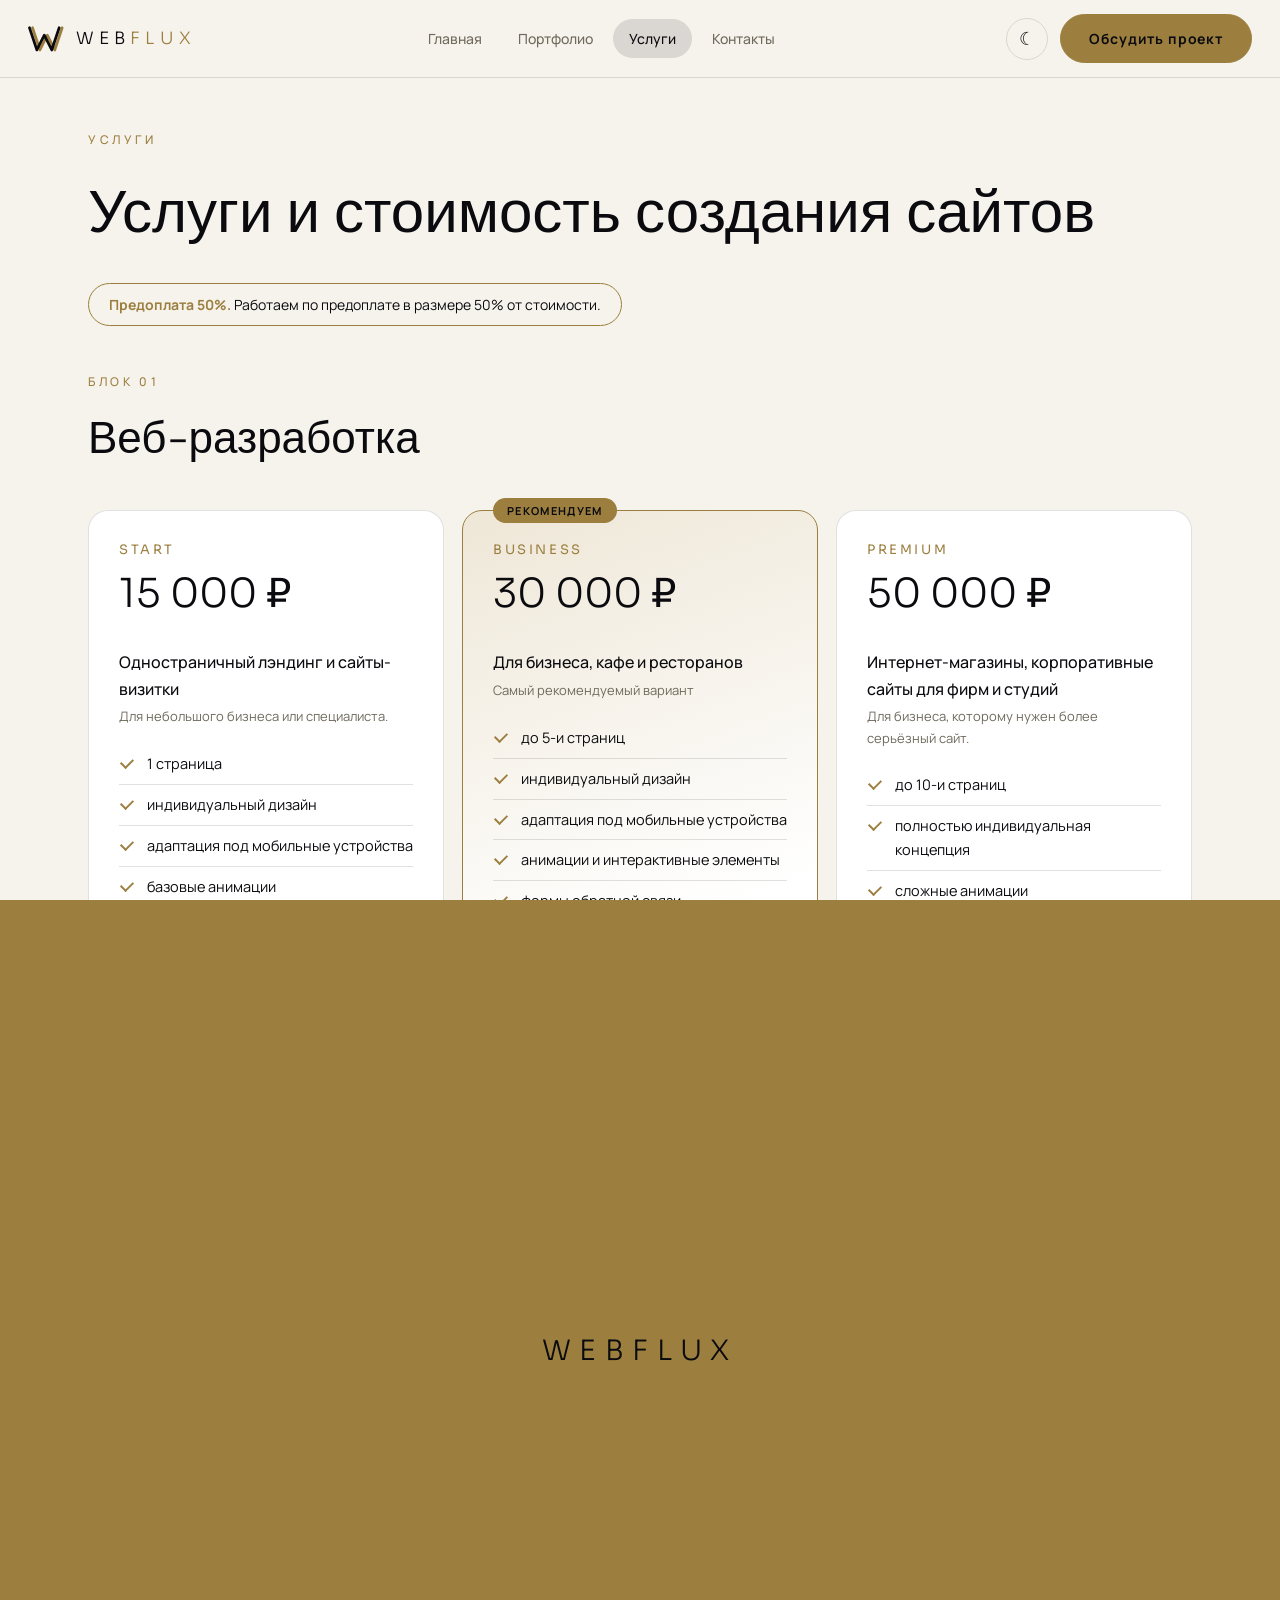
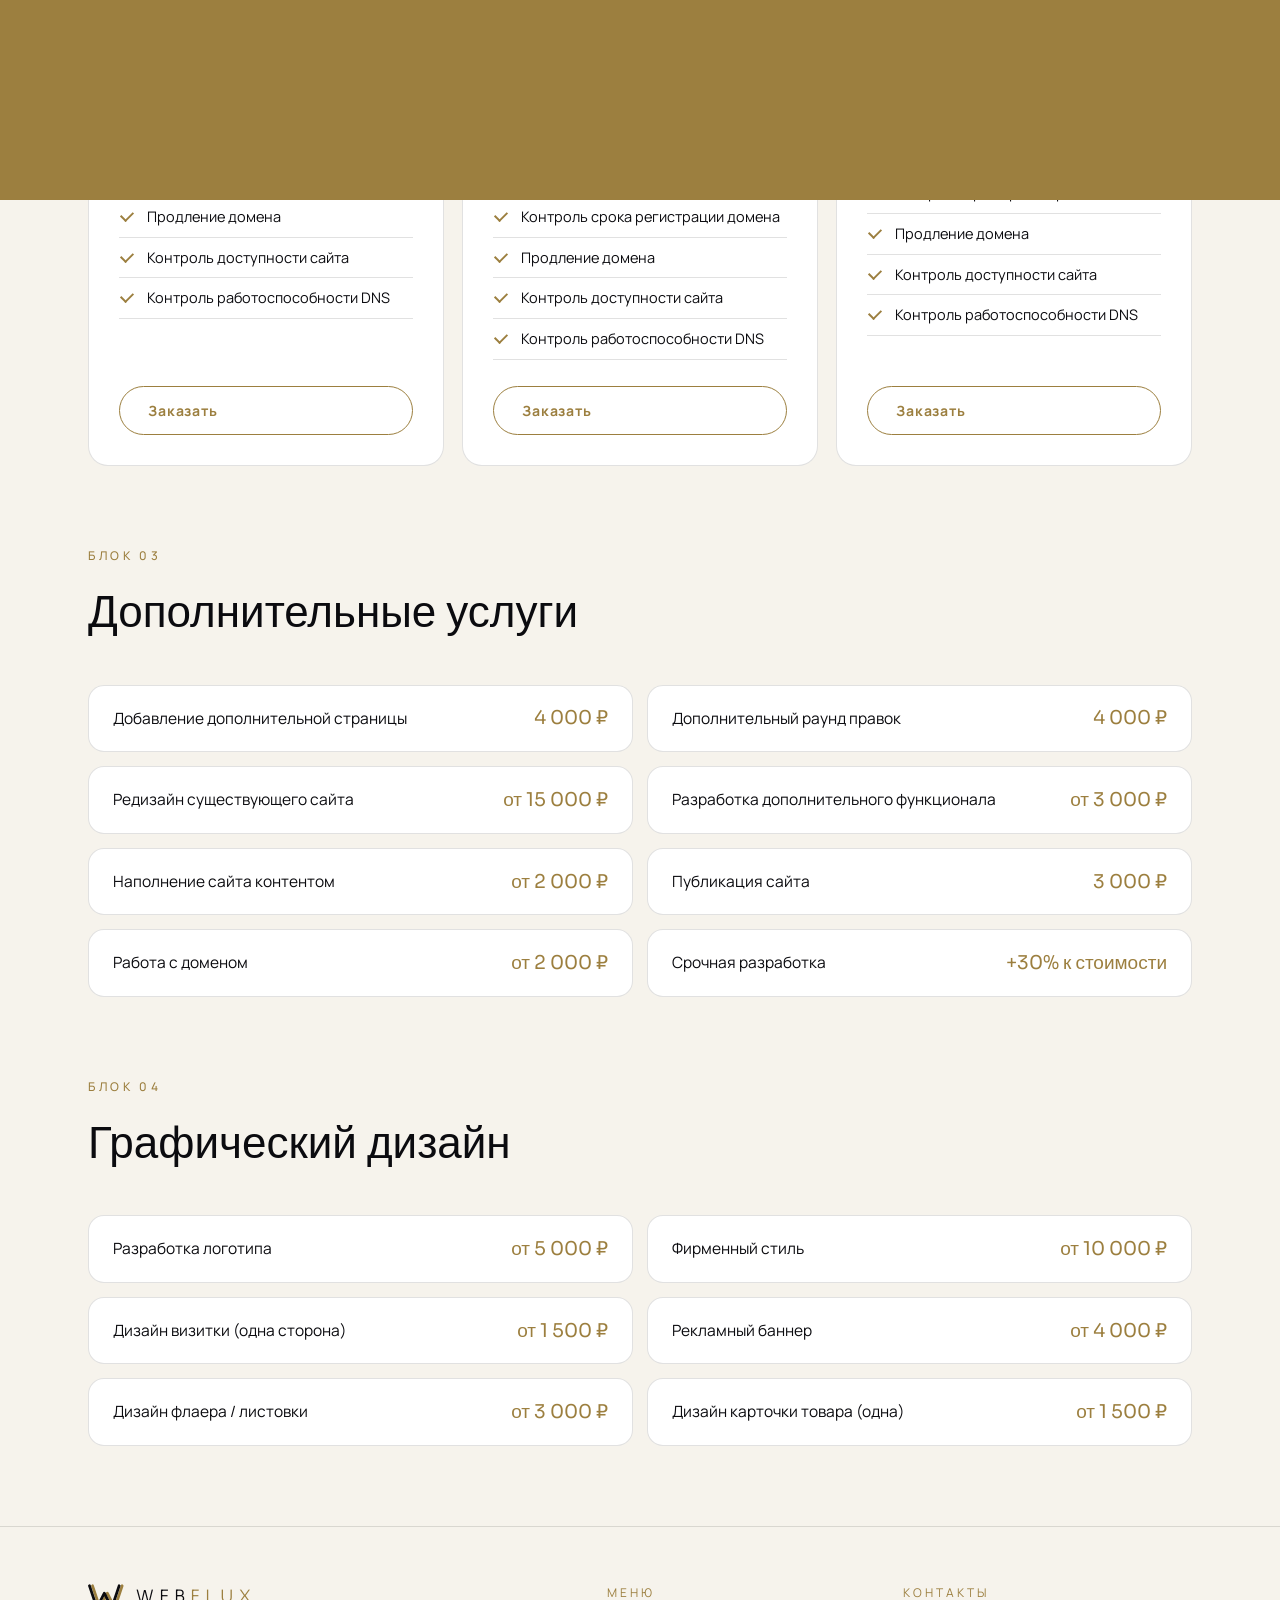
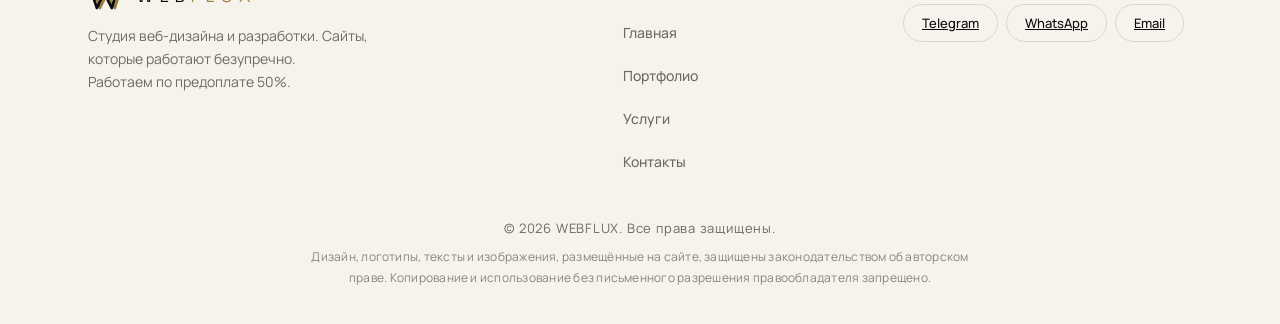
<file: services/index.html>
<!DOCTYPE html>
<html lang="ru"><head><meta charset="utf-8">
<meta name="viewport" content="width=device-width, initial-scale=1, viewport-fit=cover">
<title>Услуги и цены: создание сайтов, поддержка, дизайн | WEBFLUX</title>
<meta name="description" content="Стоимость разработки сайтов от 15 000 ₽: пакеты START, BUSINESS и PREMIUM, поддержка сайта, дополнительные услуги и графический дизайн. Предоплата 50%.">
<link rel="canonical" href="https://tonytest180.github.io/webflux/services/">
<meta name="robots" content="index, follow, max-image-preview:large">
<meta name="theme-color" content="#0B0B0F">
<!-- ===== ПРОВЕРОЧНЫЕ КОДЫ: раскомментируйте строку и вставьте свой код вместо текста в content ===== -->
<!-- <meta name="google-site-verification" content="ВАШ_КОД_GOOGLE_SEARCH_CONSOLE"> -->
<!-- <meta name="yandex-verification" content="ВАШ_КОД_ЯНДЕКС_ВЕБМАСТЕР"> -->
<meta property="og:type" content="website"><meta property="og:site_name" content="WEBFLUX"><meta property="og:locale" content="ru_RU">
<meta property="og:title" content="Услуги и цены: создание сайтов, поддержка, дизайн | WEBFLUX"><meta property="og:description" content="Стоимость разработки сайтов от 15 000 ₽: пакеты START, BUSINESS и PREMIUM, поддержка сайта, дополнительные услуги и графический дизайн. Предоплата 50%."><meta property="og:url" content="https://tonytest180.github.io/webflux/services/">
<meta property="og:image" content="https://tonytest180.github.io/webflux/assets/img/og-image.jpg"><meta property="og:image:width" content="1200"><meta property="og:image:height" content="630"><meta property="og:image:alt" content="WEBFLUX — Сайты, которые работают безупречно">
<meta name="twitter:card" content="summary_large_image"><meta name="twitter:title" content="Услуги и цены: создание сайтов, поддержка, дизайн | WEBFLUX"><meta name="twitter:description" content="Стоимость разработки сайтов от 15 000 ₽: пакеты START, BUSINESS и PREMIUM, поддержка сайта, дополнительные услуги и графический дизайн. Предоплата 50%."><meta name="twitter:image" content="https://tonytest180.github.io/webflux/assets/img/og-image.jpg">
<link rel="alternate" hreflang="ru" href="https://tonytest180.github.io/webflux/services/"><link rel="alternate" hreflang="x-default" href="https://tonytest180.github.io/webflux/services/">
<link rel="icon" href="../assets/icons/favicon.svg" type="image/svg+xml"><link rel="icon" href="../assets/icons/favicon-32.png" sizes="32x32" type="image/png">
<link rel="apple-touch-icon" href="../assets/icons/apple-touch-icon.png"><link rel="manifest" href="../site.webmanifest">
<link rel="preconnect" href="https://fonts.googleapis.com"><link rel="preconnect" href="https://fonts.gstatic.com" crossorigin>
<link href="https://fonts.googleapis.com/css2?family=Sora:wght@300;400;600&family=Manrope:wght@400;500;700&display=swap" rel="stylesheet">
<script>try{var t=localStorage.getItem('wf-theme');if(t)document.documentElement.dataset.theme=t;if(sessionStorage.getItem('wfnav'))document.documentElement.classList.add('nv')}catch(e){}</script>
<link rel="stylesheet" href="../assets/css/style.css">
<noscript><style>.rv{opacity:1!important;transform:none!important}.veil{display:none}</style></noscript>
<script type="application/ld+json">{"@context":"https://schema.org","@graph":[{"@type":"BreadcrumbList","itemListElement":[{"@type":"ListItem","position":1,"name":"Главная","item":"https://tonytest180.github.io/webflux/"},{"@type":"ListItem","position":2,"name":"Услуги","item":"https://tonytest180.github.io/webflux/services/"}]},{"@type":"Service","name":"Разработка сайтов","provider":{"@id":"https://tonytest180.github.io/webflux/#org"},"areaServed":"RU","hasOfferCatalog":{"@type":"OfferCatalog","name":"Пакеты веб-разработки","itemListElement":[{"@type":"Offer","name":"START","price":"15000","priceCurrency":"RUB"},{"@type":"Offer","name":"BUSINESS","price":"30000","priceCurrency":"RUB"},{"@type":"Offer","name":"PREMIUM","price":"50000","priceCurrency":"RUB"}]}}]}</script>
</head>
<body data-page="services">
<a class="skip" href="#main">Перейти к содержимому</a>
<svg width="0" height="0" style="position:absolute" aria-hidden="true"><symbol id="mk" viewBox="0 0 106 80"><g fill="none" stroke-linecap="round" stroke-linejoin="round" stroke-width="8"><path class="m2" d="M13 8L35 74L57 30L79 74L101 8"/><path class="m1" d="M4 8L26 74L48 30L70 74L92 8"/></g></symbol></svg>
<div class="veil" id="veil"><div class="wm">WEB<i>FLUX</i></div></div>
<header><a class="logo" href="../"><svg width="36" height="27"><use href="#mk"/></svg><span class="wm">WEB<i>FLUX</i></span></a>
<nav><a href="../">Главная</a><a href="../portfolio/">Портфолио</a><a href="../services/" class="on" aria-current="page">Услуги</a><a href="../contacts/">Контакты</a></nav>
<div class="hr"><button class="tg" id="tg" aria-label="Сменить тему"></button><a class="btn b1" href="../contacts/" style="margin:0">Обсудить проект</a><button class="bg" id="bg" aria-label="Меню" aria-expanded="false"><span></span><span></span></button></div></header>
<main id="main" class="page on"><div class="wrap sv">
<div class="eyebrow rv">Услуги</div><h1 class="rv">Услуги и стоимость создания сайтов</h1>
<div class="note rv"><b>Предоплата 50%.</b> Работаем по предоплате в размере 50% от стоимости.</div>
<section style="padding:40px 0"><div class="eyebrow rv">Блок 01</div><h2 class="rv">Веб-разработка</h2><div class="g3" id="dev"><div class="card pk rv"><div class="n">START</div><div class="pr">15 000 ₽</div><div class="old"></div><div class="sb">Одностраничный лэндинг и сайты-визитки</div><div class="old">Для небольшого бизнеса или специалиста.</div><ul><li>1 страница</li><li>индивидуальный дизайн</li><li>адаптация под мобильные устройства</li><li>базовые анимации</li><li>кнопки связи</li><li>1 раунд правок</li></ul><a class="btn b2" href="../contacts/" style="margin:0">Заказать</a></div><div class="card pk rv hot"><div class="badge">Рекомендуем</div><div class="n">BUSINESS</div><div class="pr">30 000 ₽</div><div class="old"></div><div class="sb">Для бизнеса, кафе и ресторанов</div><div class="old">Самый рекомендуемый вариант</div><ul><li>до 5-и страниц</li><li>индивидуальный дизайн</li><li>адаптация под мобильные устройства</li><li>анимации и интерактивные элементы</li><li>формы обратной связи</li><li>2 раунда правок</li></ul><a class="btn b1" href="../contacts/" style="margin:0">Заказать</a></div><div class="card pk rv"><div class="n">PREMIUM</div><div class="pr">50 000 ₽</div><div class="old"></div><div class="sb">Интернет-магазины, корпоративные сайты для фирм и студий</div><div class="old">Для бизнеса, которому нужен более серьёзный сайт.</div><ul><li>до 10-и страниц</li><li>полностью индивидуальная концепция</li><li>сложные анимации</li><li>расширенные интерактивные элементы</li><li>формы и дополнительные функции</li><li>адаптация под все устройства</li><li>3 раунда правок</li></ul><a class="btn b2" href="../contacts/" style="margin:0">Заказать</a></div></div></section>
<section style="padding:40px 0"><div class="eyebrow rv">Блок 02</div><h2 class="rv">Администрирование и поддержка</h2><div class="g3" id="sup"><div class="card pk rv"><div class="n">BASIC</div><div class="pr">8 000 ₽ <small>/мес.</small></div><div class="old">вместо <s>10 000 ₽</s> при оформлении сразу</div><div class="sb">Базовое обслуживание</div><ul><li>Небольшие изменения текста и изображений</li><li>До 2 часов работ в месяц</li><li>Проверка основных функций сайта</li><li>Контроль срока регистрации домена</li><li>Продление домена</li><li>Контроль доступности сайта</li><li>Контроль работоспособности DNS</li></ul><a class="btn b2" href="../contacts/" style="margin:0">Заказать</a></div><div class="card pk rv"><div class="n">STANDARD</div><div class="pr">12 000 ₽ <small>/мес.</small></div><div class="old">вместо <s>15 000 ₽</s> при оформлении сразу</div><div class="sb">Регулярная работа с сайтом</div><ul><li>До 4 часов работ в месяц</li><li>Обновление контента</li><li>Небольшие изменения дизайна</li><li>Проверка доступности и основных функций</li><li>Контроль срока регистрации домена</li><li>Продление домена</li><li>Контроль доступности сайта</li><li>Контроль работоспособности DNS</li></ul><a class="btn b2" href="../contacts/" style="margin:0">Заказать</a></div><div class="card pk rv"><div class="n">PREMIUM CARE</div><div class="pr">16 000 ₽ <small>/мес.</small></div><div class="old">вместо <s>20 000 ₽</s> при оформлении сразу</div><div class="sb">Расширенная поддержка</div><ul><li>До 8 часов работ в месяц</li><li>Регулярные доработки</li><li>Приоритетное выполнение задач</li><li>Плановые проверки сайта</li><li>Контроль срока регистрации домена</li><li>Продление домена</li><li>Контроль доступности сайта</li><li>Контроль работоспособности DNS</li></ul><a class="btn b2" href="../contacts/" style="margin:0">Заказать</a></div></div></section>
<section style="padding:40px 0"><div class="eyebrow rv">Блок 03</div><h2 class="rv">Дополнительные услуги</h2><div class="ad" id="ad"><div class="rv"><span>Добавление дополнительной страницы</span><b>4 000 ₽</b></div><div class="rv"><span>Дополнительный раунд правок</span><b>4 000 ₽</b></div><div class="rv"><span>Редизайн существующего сайта</span><b>от 15 000 ₽</b></div><div class="rv"><span>Разработка дополнительного функционала</span><b>от 3 000 ₽</b></div><div class="rv"><span>Наполнение сайта контентом</span><b>от 2 000 ₽</b></div><div class="rv"><span>Публикация сайта</span><b>3 000 ₽</b></div><div class="rv"><span>Работа с доменом</span><b>от 2 000 ₽</b></div><div class="rv"><span>Срочная разработка</span><b>+30% к стоимости</b></div></div></section>
<section style="padding:40px 0"><div class="eyebrow rv">Блок 04</div><h2 class="rv">Графический дизайн</h2><div class="ad" id="pl"><div class="rv"><span>Разработка логотипа</span><b>от 5 000 ₽</b></div><div class="rv"><span>Фирменный стиль</span><b>от 10 000 ₽</b></div><div class="rv"><span>Дизайн визитки (одна сторона)</span><b>от 1 500 ₽</b></div><div class="rv"><span>Рекламный баннер</span><b>от 4 000 ₽</b></div><div class="rv"><span>Дизайн флаера / листовки</span><b>от 3 000 ₽</b></div><div class="rv"><span>Дизайн карточки товара (одна)</span><b>от 1 500 ₽</b></div></div></section></div></main>
<footer><div class="wrap"><div class="fg"><div><a class="logo" href="../"><svg width="36" height="27"><use href="#mk"/></svg><span class="wm">WEB<i>FLUX</i></span></a><p>Студия веб-дизайна и разработки. Сайты, которые работают безупречно.<br>Работаем по предоплате 50%.</p></div>
<nav class="fn"><div class="fh">МЕНЮ</div><a href="../">Главная</a><a href="../portfolio/">Портфолио</a><a href="../services/">Услуги</a><a href="../contacts/">Контакты</a></nav>
<div><div class="fh">КОНТАКТЫ</div><a class="pill" href="https://t.me/webflux_official" target="_blank" rel="noopener">Telegram</a><a class="pill" href="../contacts/">WhatsApp</a><a class="pill" href="mailto:webflux.official.01@gmail.com">Email</a></div></div>
<div class="cp">© 2026 WEBFLUX. Все права защищены.<span>Дизайн, логотипы, тексты и изображения, размещённые на сайте, защищены законодательством об авторском праве. Копирование и использование без письменного разрешения правообладателя запрещено.</span></div></div></footer>
<div class="lb" id="lb"><button class="x" aria-label="Закрыть">✕</button><button class="lb-n" data-n="-1" aria-label="Назад">←</button><img id="lbi" alt=""><p id="lbc"></p><button class="lb-n" data-n="1" aria-label="Вперёд">→</button></div>
<script src="../assets/js/main.js" defer></script>
</body></html>
</file>
<file: assets/css/style.css>
:root{--bg:#0B0B0F;--bg2:#14141A;--fg:#F5F1E8;--mut:#9A9588;--gold:#C8A96B;--line:rgba(245,241,232,.1);--glass:rgba(11,11,15,.72);box-sizing:border-box;padding-top:env(safe-area-inset-top,0px);padding-bottom:env(safe-area-inset-bottom,0px)}
@media(prefers-color-scheme:light){:root:not([data-theme="dark"]){--bg:#F6F3EC;--bg2:#FFFFFF;--fg:#0B0B0F;--mut:#6F6A5D;--gold:#9C7F3F;--line:rgba(11,11,15,.12);--glass:rgba(246,243,236,.78)}}
:root[data-theme="light"]{--bg:#F6F3EC;--bg2:#FFFFFF;--fg:#0B0B0F;--mut:#6F6A5D;--gold:#9C7F3F;--line:rgba(11,11,15,.12);--glass:rgba(246,243,236,.78)}
html{scroll-padding-top:env(safe-area-inset-top,0px)}*{box-sizing:border-box}
body{margin:0;background:var(--bg);color:var(--fg);font:400 16px/1.65 Manrope,system-ui,sans-serif;overflow-x:hidden}
body::before{content:"";position:fixed;inset:0 0 auto;height:env(safe-area-inset-top,0px);background:var(--glass);backdrop-filter:blur(14px);z-index:60}
header{position:fixed;top:0;left:0;right:0;z-index:50;padding:calc(14px + env(safe-area-inset-top,0px)) 28px 14px;display:flex;align-items:center;justify-content:space-between;background:var(--glass);backdrop-filter:blur(14px);border-bottom:1px solid var(--line)}
.logo{display:flex;align-items:center;gap:12px;color:var(--fg);text-decoration:none}
.m1{stroke:var(--fg)}.m2{stroke:var(--gold)}
.wm{font:300 17px Sora,sans-serif;letter-spacing:.3em}.wm i{font-style:normal;color:var(--gold)}
nav{display:flex;gap:4px}nav a{padding:8px 16px;border-radius:99px;color:var(--mut);text-decoration:none;font-size:14px;font-weight:500;transition:.3s}nav a:hover,nav a.on{color:var(--fg);background:var(--line)}
.btn{display:inline-flex;align-items:center;gap:8px;padding:14px 28px;border-radius:99px;font:700 14px Manrope,sans-serif;letter-spacing:.06em;border:1px solid var(--gold);cursor:pointer;text-decoration:none;transition:.35s;margin:0 10px 10px 0}
.b1{background:var(--gold);color:#0B0B0F}.b1:hover{transform:translateY(-3px);box-shadow:0 12px 32px -8px var(--gold)}
.b2{background:none;color:var(--gold)}.b2:hover{background:var(--gold);color:#0B0B0F}
.page{display:none}.page.on{display:block}
.wrap{max-width:1160px;margin:0 auto;padding:0 28px}
h1,h2,h3{font-family:Sora,sans-serif;font-weight:300;margin:0}
h2{font-size:clamp(28px,4vw,44px);margin:10px 0 36px}
.eyebrow{color:var(--gold);letter-spacing:.3em;font-size:12px;font-weight:500;text-transform:uppercase}
section{padding:90px 0}
.hero{min-height:100dvh;display:flex;align-items:center;padding:110px 0 60px;position:relative;overflow:hidden}
.hero::before{content:"";position:absolute;inset:0;background:radial-gradient(circle 340px at var(--mx,70%) var(--my,40%),rgba(200,169,107,.22),transparent 70%);pointer-events:none}
.hero .wrap{display:grid;grid-template-columns:1.15fr .85fr;gap:40px;align-items:center;position:relative;width:100%}
.hero h1{font-size:clamp(36px,5.6vw,72px);line-height:1.08;margin:18px 0 22px}.hero em{font-style:normal;color:var(--gold)}
.lead{color:var(--mut);font-size:18px;max-width:520px;margin:0 0 30px}
.art{position:relative;aspect-ratio:1;display:grid;place-items:center}
.ring{position:absolute;border-radius:50%;border:1px solid var(--line)}.r1{inset:2%;border-top-color:var(--gold);animation:spin 40s linear infinite}.r2{inset:16%;border-right-color:var(--gold);animation:spin 26s linear infinite reverse}
@keyframes spin{to{transform:rotate(360deg)}}
.art svg{width:58%;overflow:visible;animation:fl 6s ease-in-out infinite}@keyframes fl{50%{transform:translateY(-14px)}}
.dr{stroke-dasharray:1 1;stroke-dashoffset:1;animation:dr 2.2s .3s cubic-bezier(.6,0,.2,1) forwards}@keyframes dr{to{stroke-dashoffset:0}}
.mq{overflow:hidden;border-block:1px solid var(--line);padding:20px 0;white-space:nowrap}.mq div{display:inline-block;animation:mq 34s linear infinite;font:300 22px Sora,sans-serif;color:var(--mut);letter-spacing:.2em}@keyframes mq{to{transform:translateX(-50%)}}
.stats .wrap{display:grid;grid-template-columns:repeat(auto-fit,minmax(200px,1fr));gap:24px;text-align:center}.stats b{font:300 clamp(38px,5vw,58px) Sora,sans-serif;color:var(--gold);display:block}.stats span{color:var(--mut);font-size:14px}
.g3{display:grid;grid-template-columns:repeat(auto-fit,minmax(250px,1fr));gap:18px}
.card{background:var(--bg2);border:1px solid var(--line);border-radius:20px;padding:30px;transition:transform .4s,border-color .4s}.card:hover{transform:translateY(-6px);border-color:var(--gold)}
.card h3{font-size:20px;margin:12px 0 8px}.card p{color:var(--mut);margin:0;font-size:15px}.n{font:400 13px Sora,sans-serif;color:var(--gold);letter-spacing:.2em}
.tile{position:relative;overflow:hidden;border-radius:14px;display:block;background:var(--bg2);border:1px solid var(--line);color:#fff;text-decoration:none}
.tile img{width:100%;height:100%;object-fit:cover;object-position:top;display:block;transition:transform .9s cubic-bezier(.2,.7,.2,1)}.tile:hover img{transform:scale(1.07)}
.cap{position:absolute;inset:auto 0 0;padding:34px 14px 12px;background:linear-gradient(transparent,rgba(5,5,8,.92));display:flex;justify-content:space-between;align-items:flex-end;gap:8px}
.cap small{display:block;font-size:10.5px;letter-spacing:.14em;text-transform:uppercase;color:#C8A96B;line-height:1.3}.cap b{font:400 15px/1.25 Sora,sans-serif}
.cap span{color:#C8A96B;opacity:0;transform:translate(-6px,6px);transition:.4s}.tile:hover .cap span{opacity:1;transform:none}
.mini{display:grid;grid-template-columns:repeat(4,1fr);gap:14px;margin-bottom:34px}.mini .tile{aspect-ratio:3/2}
.pf{max-width:1320px;margin:0 auto;padding:118px 36px 44px}
.pf .hd{display:flex;align-items:flex-end;justify-content:space-between;flex-wrap:wrap;gap:10px 24px;padding:0 0 30px}.pf h1{font-size:clamp(30px,3.6vw,48px);margin-top:10px}.pf .hd p{margin:0;color:var(--mut);font-size:15px}
.pg,.lg,.bn{display:grid;grid-template-columns:repeat(4,1fr);gap:24px}.pg .tile{aspect-ratio:3/2}.lg .tile{aspect-ratio:1}.bn .tile{aspect-ratio:1/1.414}.lg img,.bn img{object-position:center top}
.tile{transition:box-shadow .5s,border-color .5s,transform .5s}.tile:hover{border-color:var(--gold);box-shadow:0 22px 50px -22px rgba(0,0,0,.7);transform:translateY(-4px)}
button.tile{padding:0;font:inherit;text-align:left;cursor:zoom-in}
.gd{max-width:1320px;margin:0 auto;padding:70px 36px 50px;border-top:1px solid var(--line)}.gd h2{margin:10px 0 40px}
.sh{display:flex;align-items:baseline;gap:14px;margin:0 0 24px}.sh h3{font-size:22px}.sh span{color:var(--mut);font-size:13px;letter-spacing:.15em}
.lb{position:fixed;inset:0;z-index:90;background:rgba(5,5,8,.95);display:none;flex-direction:column;align-items:center;justify-content:center;gap:14px;padding:calc(20px + env(safe-area-inset-top,0px)) 20px calc(20px + env(safe-area-inset-bottom,0px));cursor:zoom-out}
.lb.on{display:flex;animation:fi .35s}@keyframes fi{from{opacity:0}}
.lb img{max-width:100%;max-height:calc(100dvh - 110px);object-fit:contain;border-radius:8px;box-shadow:0 30px 80px rgba(0,0,0,.6)}
.lb p{margin:0;color:#F5F1E8;font:300 15px Sora,sans-serif;letter-spacing:.16em}
.lb button{position:absolute;background:rgba(245,241,232,.1);border:1px solid rgba(245,241,232,.25);color:#F5F1E8;width:48px;height:48px;border-radius:50%;font-size:20px;cursor:pointer;transition:.3s}.lb button:hover{background:#C8A96B;color:#0B0B0F}
.lb .x{top:calc(18px + env(safe-area-inset-top,0px));right:18px}.lb [data-n="-1"]{left:18px;top:50%}.lb [data-n="1"]{right:18px;top:50%}
.ct{display:block;color:inherit;text-decoration:none}.ct .ic{width:52px;height:52px;border-radius:50%;border:1px solid var(--gold);color:var(--gold);display:grid;place-items:center;font-size:22px;margin-bottom:18px}
.ct small{display:block;margin-top:14px;color:var(--gold);font-size:12px;letter-spacing:.14em;text-transform:uppercase}.ct.off{opacity:.6}
body{transition:background .4s,color .4s}.hr{display:flex;align-items:center;gap:12px}
.tg{width:42px;height:42px;border-radius:50%;border:1px solid var(--line);background:none;color:var(--fg);cursor:pointer;font-size:18px;line-height:1;transition:.35s}.tg:hover{border-color:var(--gold);color:var(--gold);transform:rotate(25deg)}
.ad{display:grid;grid-template-columns:repeat(auto-fit,minmax(min(100%,380px),1fr));gap:14px}
.ad div{display:flex;justify-content:space-between;align-items:center;gap:18px;background:var(--bg2);border:1px solid var(--line);border-radius:16px;padding:20px 24px;transition:transform .35s,border-color .35s}.ad div:hover{border-color:var(--gold);transform:translateX(5px)}
.ad span{font-size:15.5px}.ad b{font:400 19px Sora,sans-serif;color:var(--gold);white-space:nowrap}
.bc{display:grid;grid-template-columns:repeat(4,1fr);gap:24px}.bc .tile{aspect-ratio:7/4}.bc img{object-position:center}
.pc{display:grid;grid-template-columns:repeat(4,1fr);gap:24px;align-items:start}.pc img{height:auto}
.note{display:inline-block;border:1px solid var(--gold);border-radius:99px;padding:9px 20px;font-size:14px;margin:4px 0 6px}.note b{color:var(--gold)}
.cta .eyebrow{margin-bottom:10px}.hd2{font:400 17px Sora,sans-serif;color:var(--gold);margin:-2px 0 8px;word-break:break-all}
button.ct{font:inherit;color:inherit;text-align:left;width:100%;cursor:pointer}
.sv{padding-top:130px}.sv h1{font-size:clamp(34px,5vw,60px);margin:12px 0 18px}
.pk{display:flex;flex-direction:column;position:relative}.pr{font:300 40px Sora,sans-serif;margin:10px 0 2px}.pr small{font-size:15px;color:var(--mut)}
.old{font-size:13px;color:var(--mut);min-height:22px}.sb{margin:6px 0 4px;font-weight:500}
.pk ul{list-style:none;padding:0;margin:16px 0 26px;flex:1}.pk li{padding:8px 0 8px 28px;position:relative;font-size:14.5px;border-bottom:1px solid var(--line)}
.pk li::before{content:"";position:absolute;left:2px;top:14px;width:10px;height:6px;border-left:2px solid var(--gold);border-bottom:2px solid var(--gold);transform:rotate(-45deg)}
.hot{border-color:var(--gold);background:linear-gradient(160deg,rgba(200,169,107,.16),var(--bg2) 60%)}
.badge{position:absolute;top:-13px;left:30px;background:var(--gold);color:#0B0B0F;font:700 11px Manrope,sans-serif;letter-spacing:.12em;padding:5px 14px;border-radius:99px;text-transform:uppercase}
.cta{text-align:center;border:1px solid var(--line);border-radius:28px;padding:64px 24px;background:radial-gradient(circle at 50% 0,rgba(200,169,107,.14),transparent 60%)}
.cta h2{margin-bottom:14px}.cta p{color:var(--mut);margin:0 auto 26px;max-width:480px}
footer{border-top:1px solid var(--line);padding:56px 0 36px;margin-top:40px}.fg{display:flex;flex-wrap:wrap;justify-content:space-between;gap:30px}
footer p{color:var(--mut);max-width:330px;font-size:14px;margin:14px 0 0}.fn{display:flex;flex-direction:column;gap:4px}.fh{font-size:12px;letter-spacing:.25em;color:var(--gold);margin-bottom:6px}
.pill{background:none;border:1px solid var(--line);color:var(--fg);border-radius:99px;padding:9px 18px;font:500 13px Manrope,sans-serif;margin:0 8px 8px 0;cursor:pointer;transition:.3s}.pill:hover{border-color:var(--gold);color:var(--gold)}
.cp{color:var(--mut);font-size:13px;letter-spacing:.06em;line-height:1.7;margin-top:36px;text-align:center}.cp span{display:block;max-width:660px;margin:8px auto 0;font-size:12px;letter-spacing:.02em;opacity:.8}
.rv{opacity:0;transform:translateY(30px);transition:opacity .9s var(--d,0s),transform .9s cubic-bezier(.2,.7,.2,1) var(--d,0s)}.rv.in{opacity:1;transform:none}
.veil{position:fixed;inset:0;z-index:100;background:var(--gold);display:grid;place-items:center;transform:translateY(100%);pointer-events:none}
.veil.go{animation:vl 1.1s cubic-bezier(.77,0,.18,1) forwards;pointer-events:all}@keyframes vl{0%{transform:translateY(100%)}45%,55%{transform:translateY(0)}100%{transform:translateY(-100%)}}
.veil .wm{color:#0B0B0F;font-size:28px}.veil .wm i{color:#0B0B0F}
@media(max-width:860px){.hero .wrap{grid-template-columns:1fr}.art{max-width:280px;margin:0 auto;order:-1}.pf{padding:100px 18px 24px}.gd{padding:50px 18px 40px}.pg,.lg,.bn,.bc,.pc{grid-template-columns:repeat(2,1fr);gap:12px}.lb-n{display:none}.mini{grid-template-columns:repeat(2,1fr)}header .b1{display:none}nav a{padding:8px 10px}header{padding-left:16px;padding-right:16px}}
@media(max-width:560px){.wm{display:none}.fn{display:none}}
@media(prefers-reduced-motion:reduce){*{animation-duration:.01s!important;transition-duration:.01s!important}}
.bg{display:none;width:42px;height:42px;border-radius:50%;border:1px solid var(--line);background:none;cursor:pointer;position:relative;padding:0;flex:none}
.bg span{position:absolute;left:12px;right:12px;height:2px;background:var(--fg);border-radius:2px;transition:.3s}
.bg span:first-child{top:16px}.bg span:last-child{top:24px}
.menu-open .bg span:first-child{top:20px;transform:rotate(45deg)}.menu-open .bg span:last-child{top:20px;transform:rotate(-45deg)}
@media(max-width:860px){
.bg{display:block}header{gap:10px}.hr{gap:8px}
header nav{position:fixed;top:calc(76px + env(safe-area-inset-top,0px));left:14px;right:14px;flex-direction:column;gap:2px;background:var(--bg2);border:1px solid var(--line);border-radius:20px;padding:10px;box-shadow:0 24px 60px -20px rgba(0,0,0,.6);opacity:0;visibility:hidden;transform:translateY(-10px);transition:opacity .3s,transform .3s,visibility .3s}
.menu-open header nav{opacity:1;visibility:visible;transform:none}
header nav a{padding:14px 18px;font-size:16px;border-radius:14px}
section{padding:60px 0}.wrap{padding:0 20px}.sv{padding-top:104px}
.hero{padding:96px 0 48px;min-height:auto}.hero h1{font-size:clamp(32px,9vw,44px)}.lead{font-size:16px}
.stats .wrap{grid-template-columns:repeat(2,1fr);gap:20px}.cta{padding:40px 20px;border-radius:22px}.card{padding:24px}
.cap{padding:26px 10px 8px}.cap b{font-size:13px}.cap small{font-size:9px;letter-spacing:.1em}.cap span{display:none}
.gd{padding:44px 18px 36px}.sh{flex-direction:column;gap:4px}.ad div{padding:16px 18px}.ad b{font-size:16px}.mq div{font-size:16px}
}
@media(max-width:520px){.pg,.bc{grid-template-columns:1fr}}

.skip{position:absolute;left:-9999px}.skip:focus{left:12px;top:12px;z-index:200;background:#C8A96B;color:#0B0B0F;padding:8px 14px;border-radius:8px}
.veil.go{animation:vi .5s cubic-bezier(.77,0,.18,1) forwards;pointer-events:all}@keyframes vi{from{transform:translateY(100%)}to{transform:translateY(0)}}
.veil.out{animation:vo .7s .15s cubic-bezier(.77,0,.18,1) forwards}@keyframes vo{from{transform:translateY(0)}to{transform:translateY(-100%)}}
.nv .veil{transform:translateY(0)}
</file>
